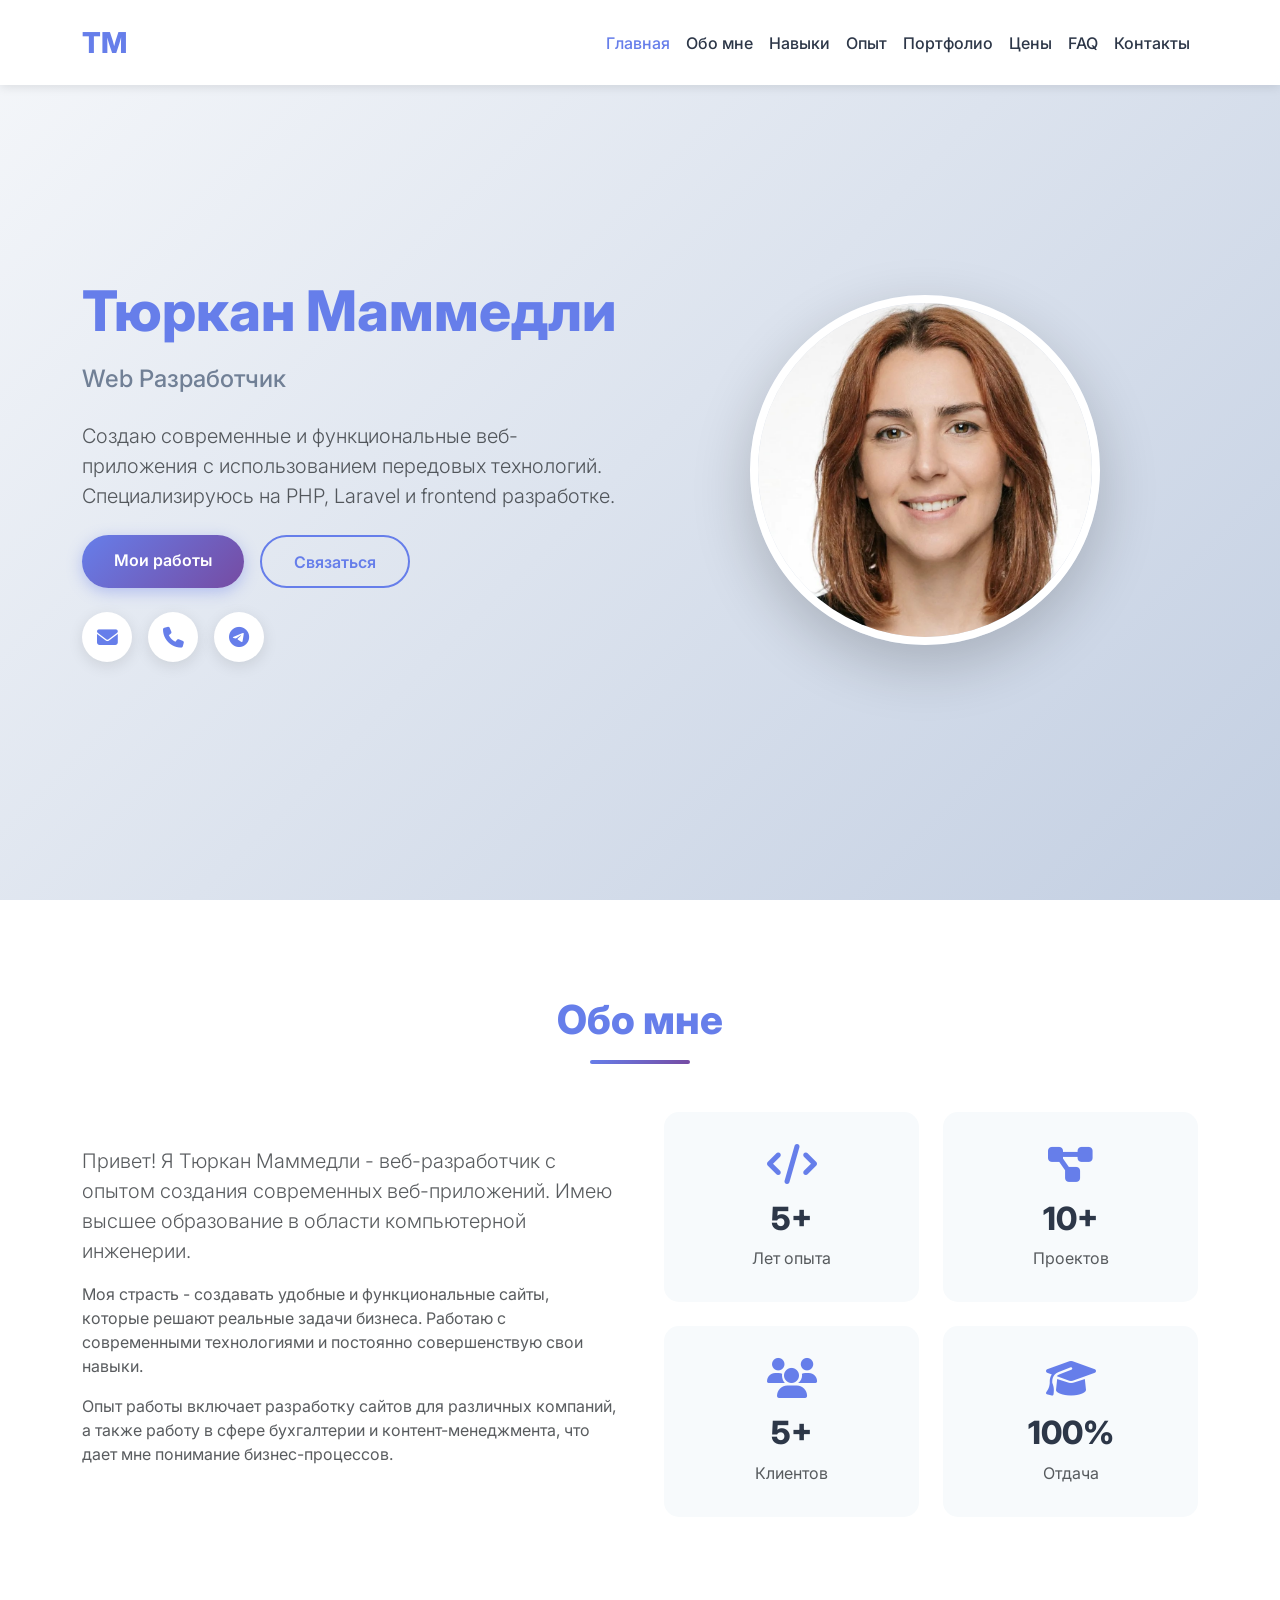
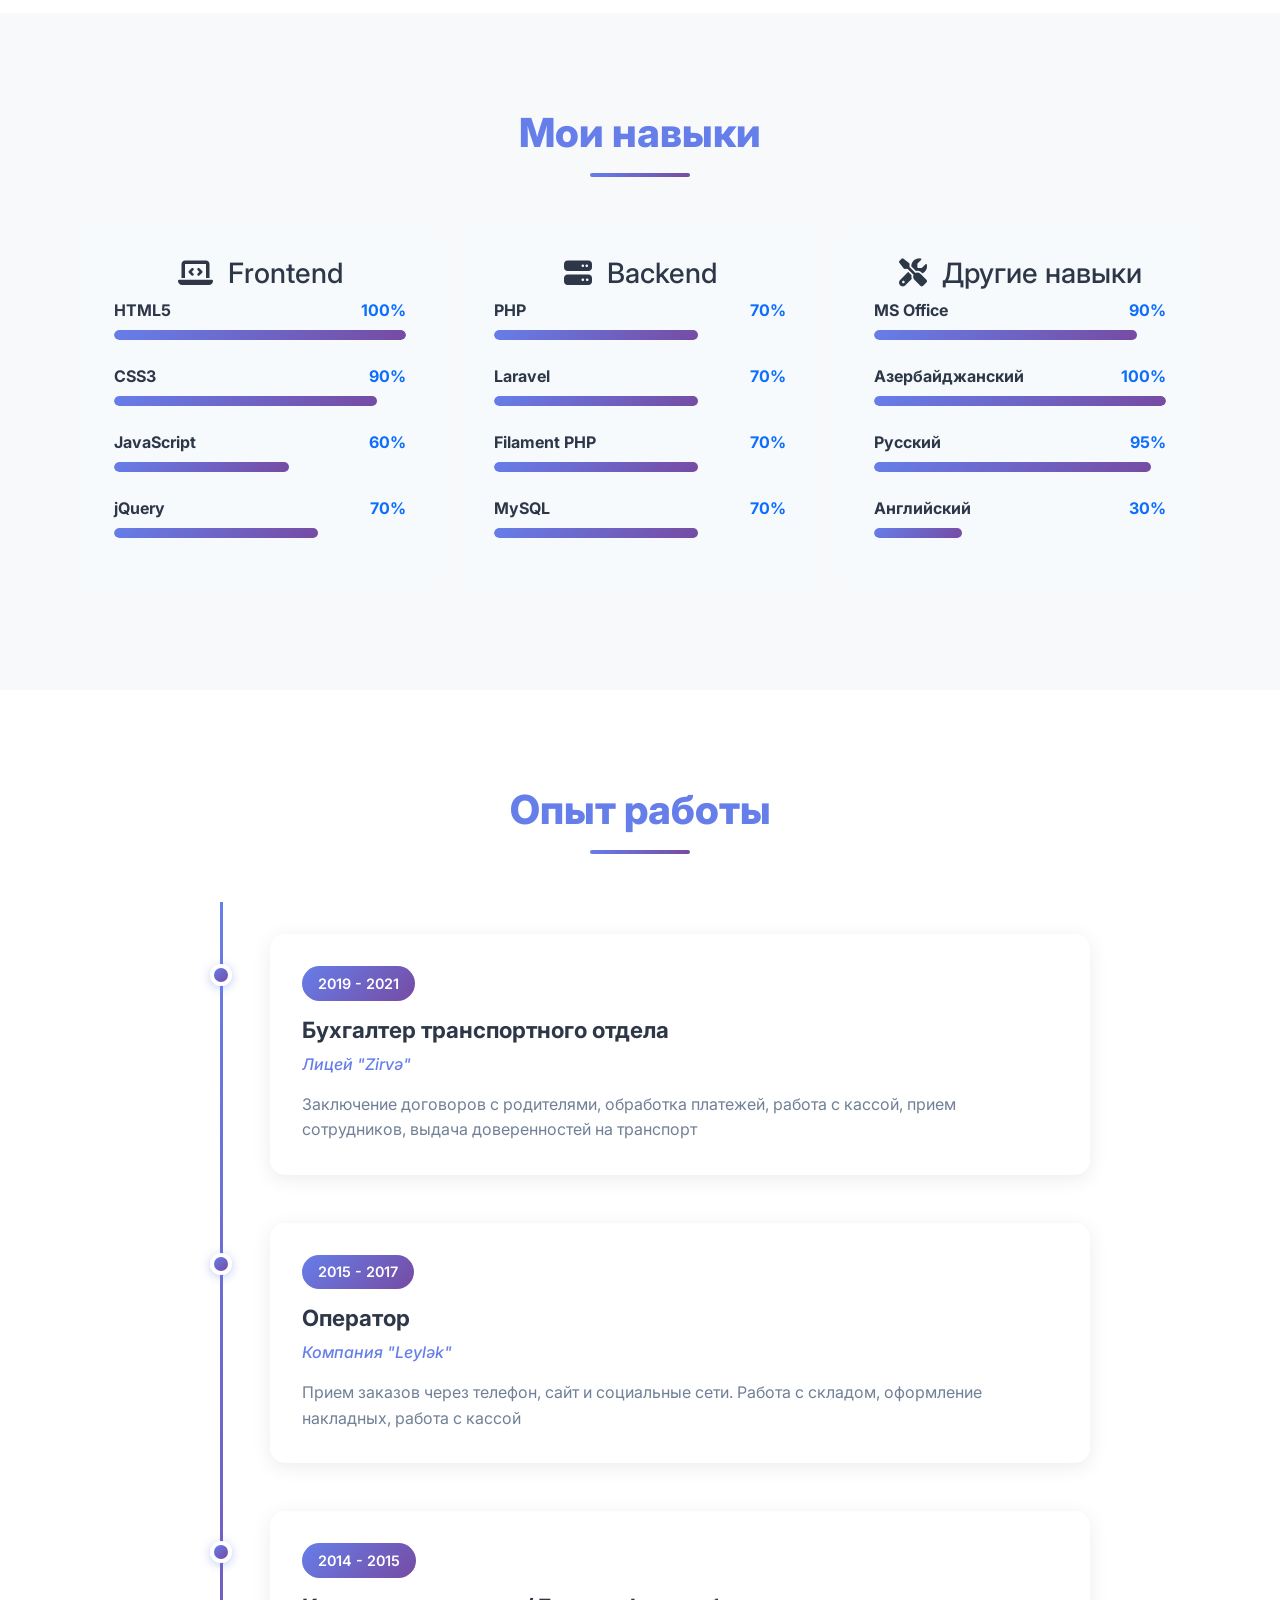
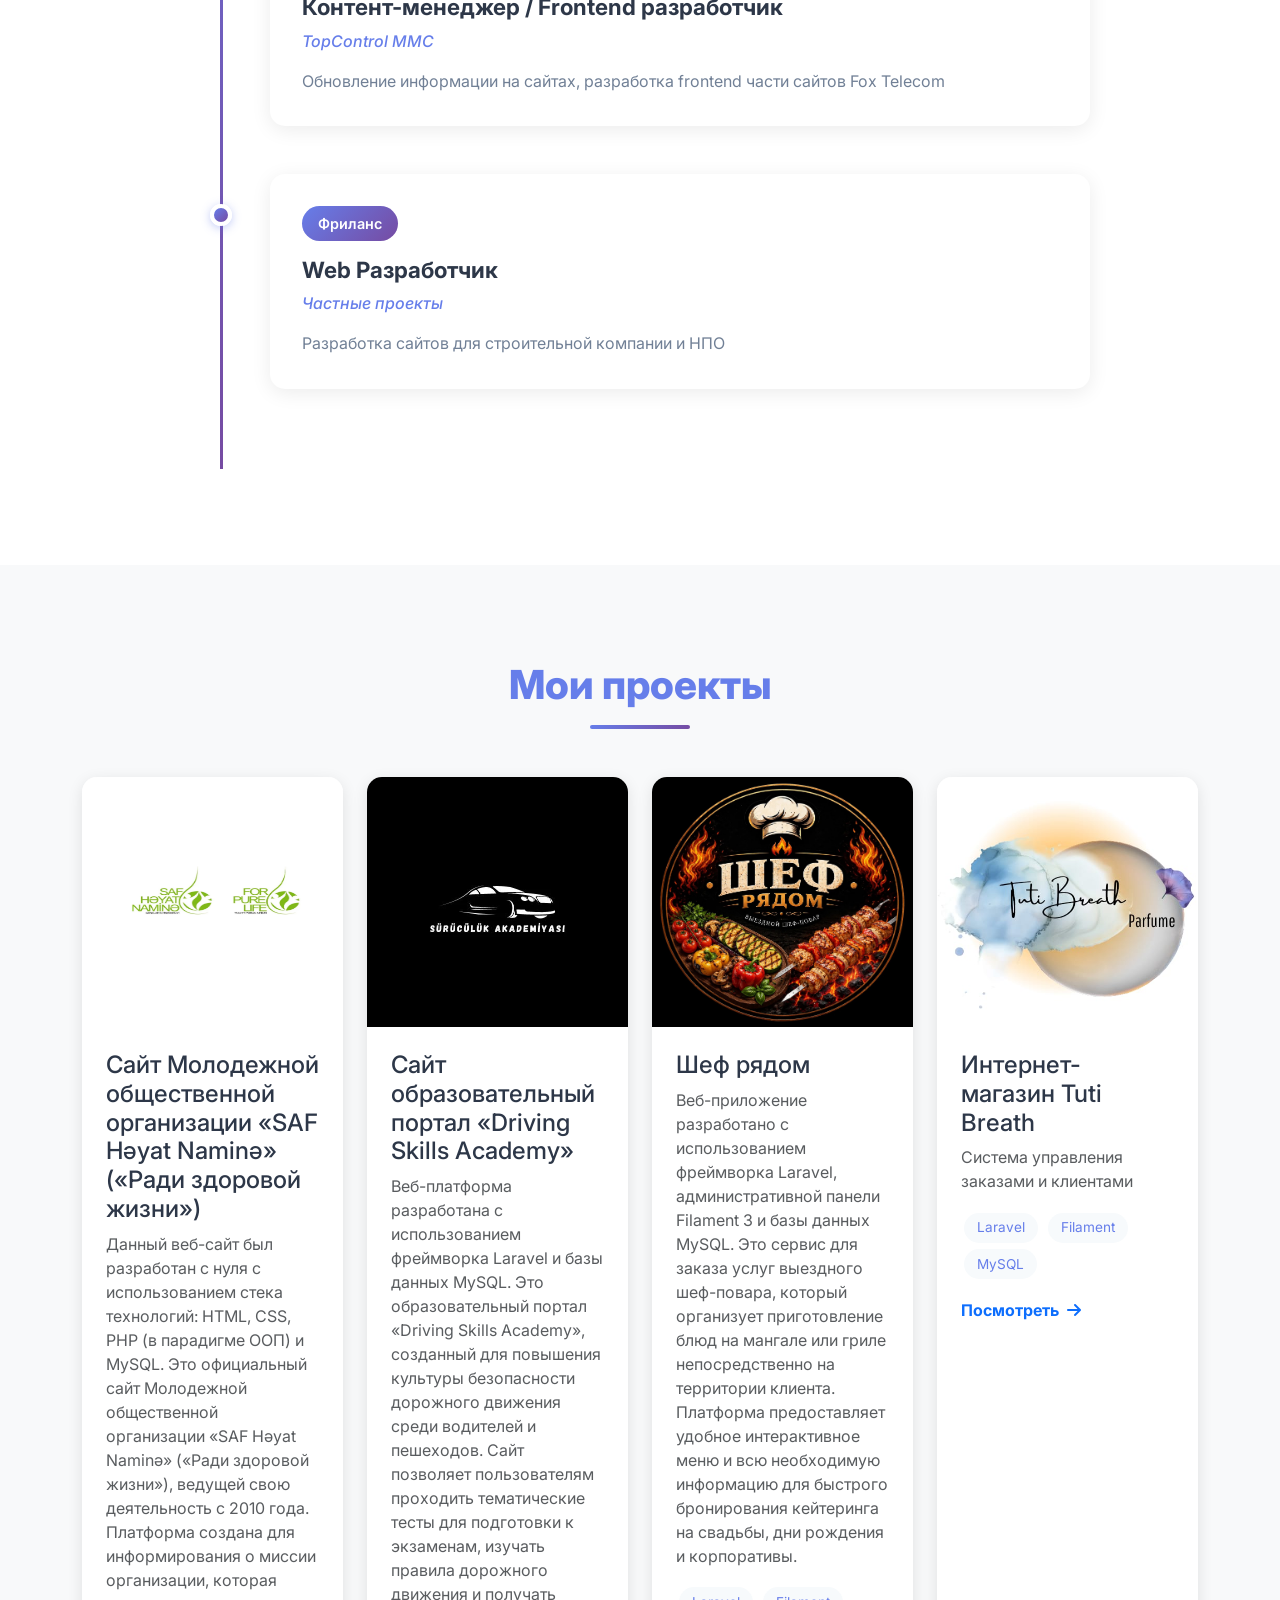
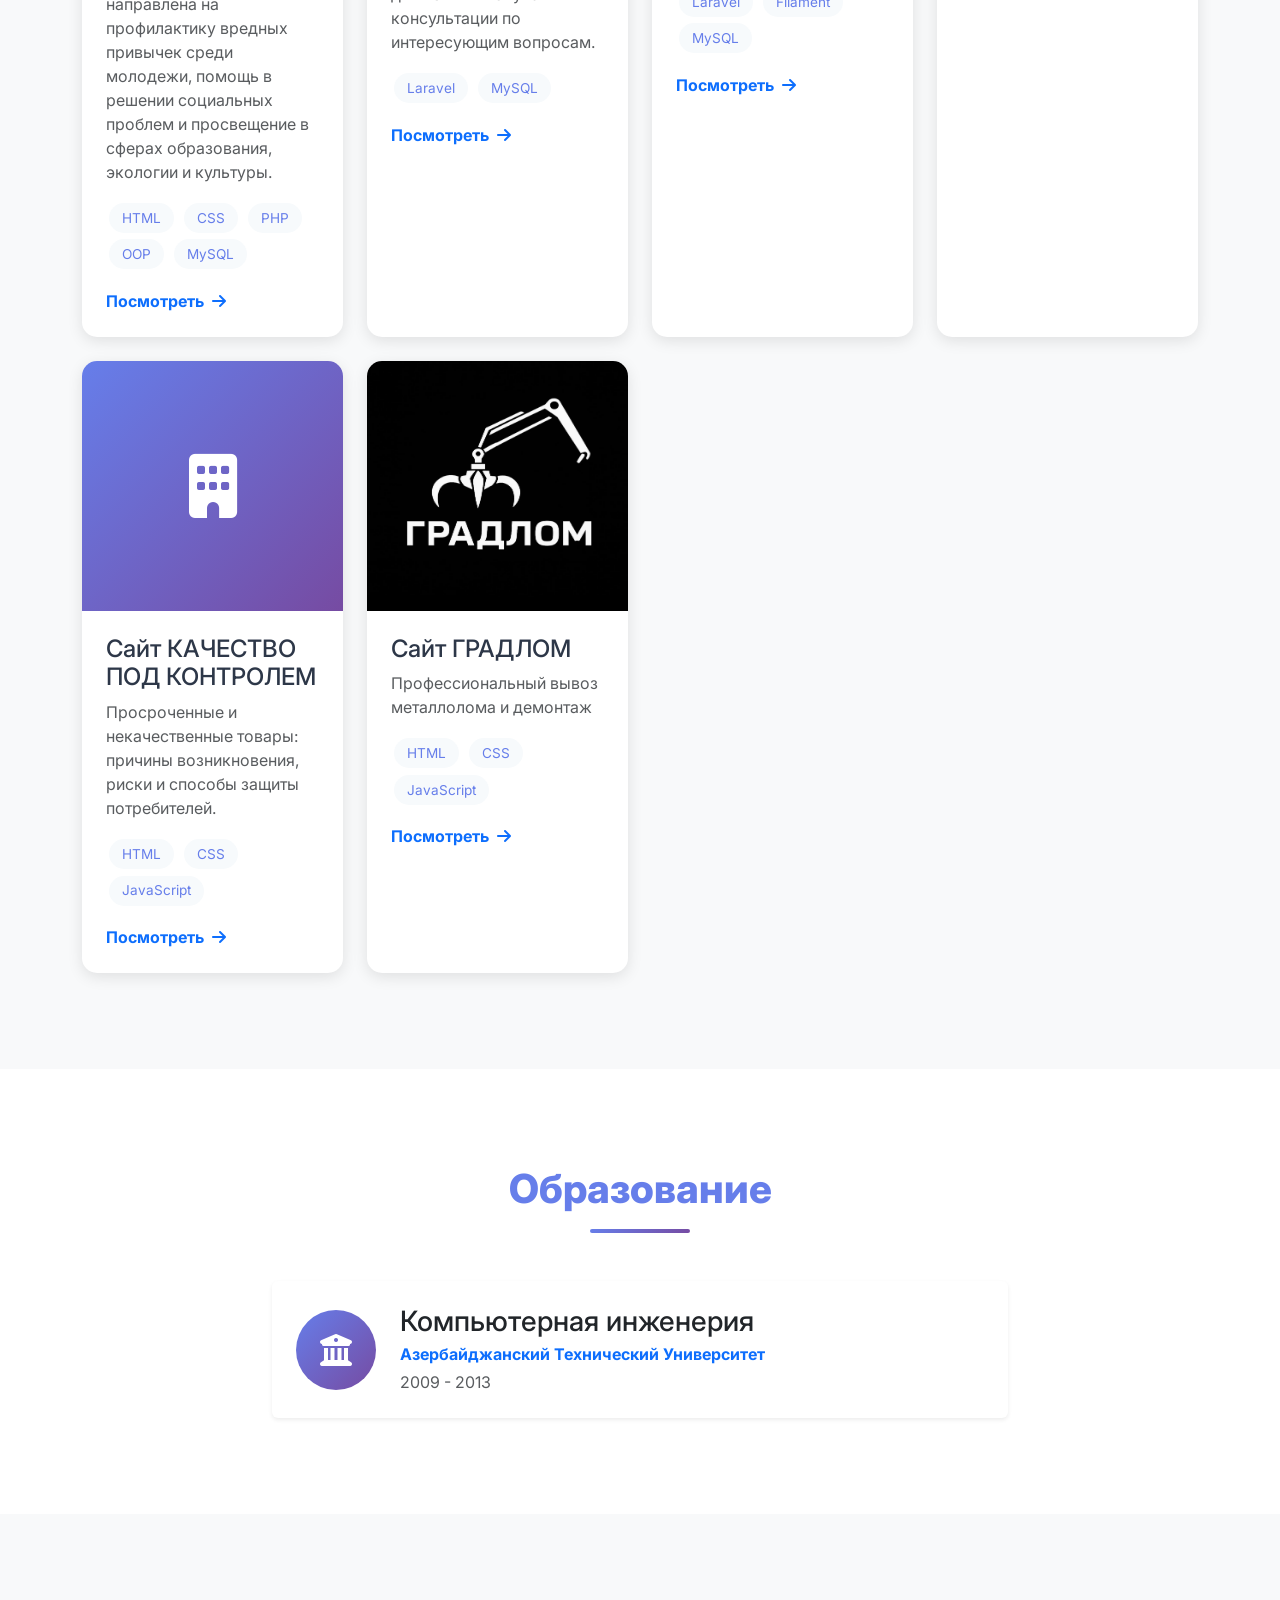
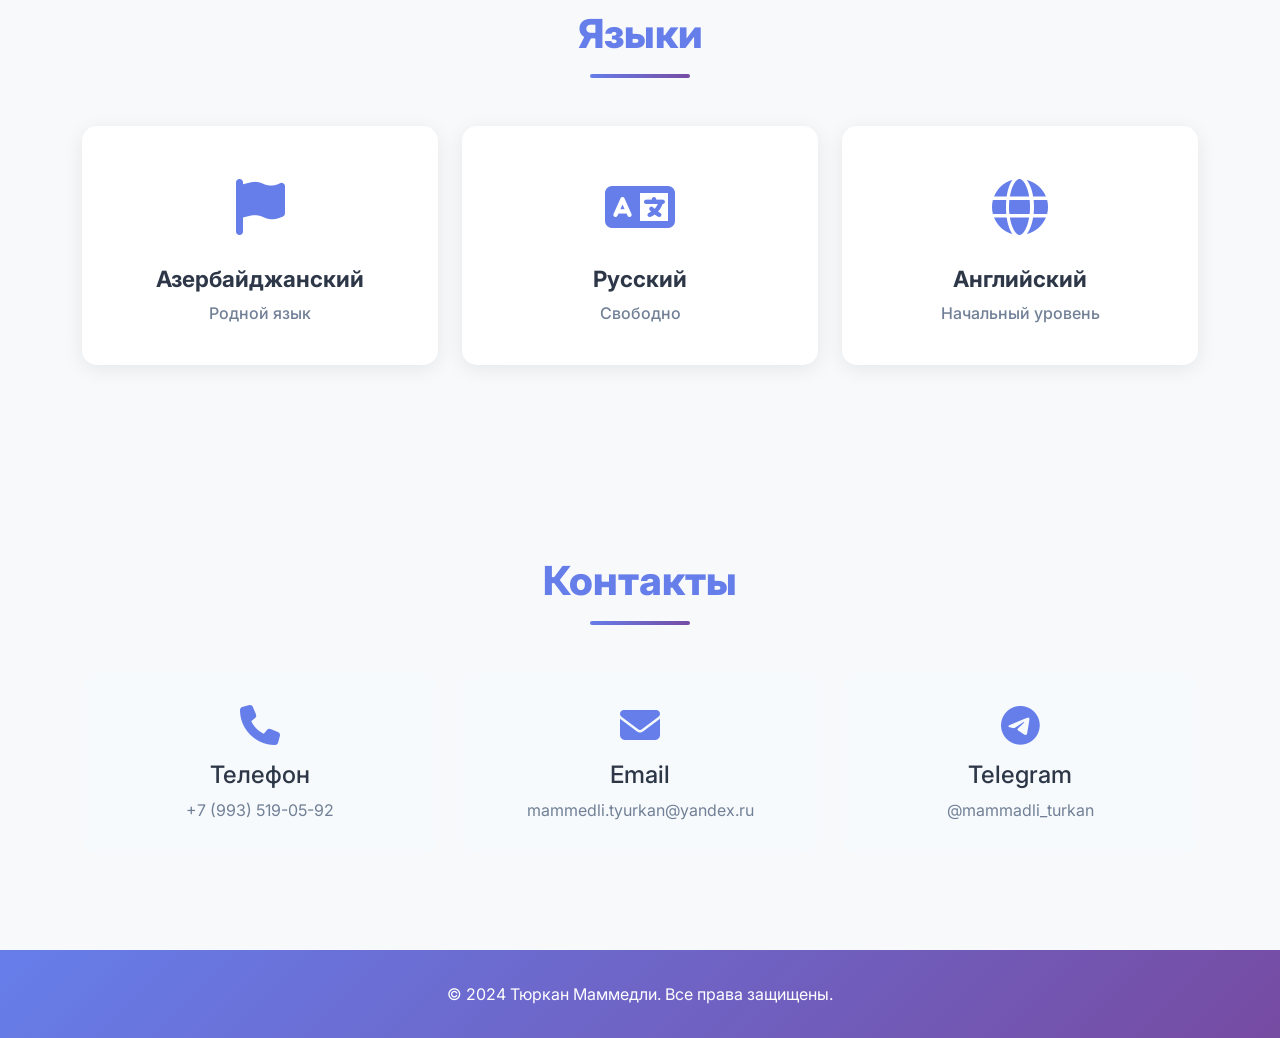
<file: index.html>
<!DOCTYPE html>
<html lang="ru">
<head>
    <meta charset="UTF-8">
    <meta name="viewport" content="width=device-width, initial-scale=1.0">
    <title>Тюркан Маммедли - Web Разработчик</title>
    <link href="https://cdn.jsdelivr.net/npm/bootstrap@5.3.2/dist/css/bootstrap.min.css" rel="stylesheet">
    <link rel="stylesheet" href="https://cdnjs.cloudflare.com/ajax/libs/font-awesome/6.4.0/css/all.min.css">
    <link href="https://fonts.googleapis.com/css2?family=Inter:wght@300;400;500;600;700;800&display=swap" rel="stylesheet">
    
    <link rel="stylesheet" href="css/style.css">
</head>
<body>

    <!-- Navbar -->
    <nav class="navbar navbar-expand-lg fixed-top">
        <div class="container">
            <a class="navbar-brand" href="#">TM</a>
            <button class="navbar-toggler" type="button" data-bs-toggle="collapse" data-bs-target="#navbarNav">
                <span class="navbar-toggler-icon"></span>
            </button>
            <div class="collapse navbar-collapse" id="navbarNav">
                <ul class="navbar-nav ms-auto">
                    <li class="nav-item"><a class="nav-link active" href="#home">Главная</a></li>
                    <li class="nav-item"><a class="nav-link" href="#about">Обо мне</a></li>
                    <li class="nav-item"><a class="nav-link" href="#skills">Навыки</a></li>
                    <li class="nav-item"><a class="nav-link" href="#experience">Опыт</a></li>
                    <li class="nav-item"><a class="nav-link" href="#portfolio">Портфолио</a></li>
                    <li class="nav-item"><a class="nav-link" href="pricing.html">Цены</a></li>
                    <li class="nav-item"><a class="nav-link" href="faq.html">FAQ</a></li>
                    <li class="nav-item"><a class="nav-link" href="#contact">Контакты</a></li>
                </ul>
            </div>
        </div>
    </nav>

    <!-- Hero Section -->
    <section class="hero d-flex align-items-center" id="home">
        <div class="container">
            <div class="row align-items-center">
                <div class="col-lg-6">
                    <h1 class="hero-name">Тюркан Маммедли</h1>
                    <p class="subtitle">Web Разработчик</p>
                    <p class="lead text-muted mb-4">Создаю современные и функциональные веб-приложения с использованием передовых технологий. Специализируюсь на PHP, Laravel и frontend разработке.</p>
                    <div class="d-flex gap-3 flex-wrap">
                        <a href="#portfolio" class="btn btn-gradient">Мои работы</a>
                        <a href="#contact" class="btn btn-outline-custom">Связаться</a>
                    </div>
                    <div class="d-flex gap-3 mt-4">
                        <a href="mailto:mammedli.tyurkan@yandex.ru" class="social-circle"><i class="fas fa-envelope"></i></a>
                        <a href="tel:+79935190592" class="social-circle"><i class="fas fa-phone"></i></a>
                        <a href="https://t.me/mammadli_turkan" target="_blank" class="social-circle"><i class="fab fa-telegram"></i></a>
                    </div>
                </div>
                <div class="col-lg-6 text-center">
                    <img src="my-photo.jpg" alt="Тюркан Маммедли" class="hero-img">
                </div>
            </div>
        </div>
    </section>

    <!-- About Section -->
    <section class="py-5" id="about">
        <div class="container py-5">
            <h2 class="section-title">Обо мне</h2>
            <div class="row align-items-center g-5">
                <div class="col-lg-6">
                    <p class="lead text-muted">Привет! Я Тюркан Маммедли - веб-разработчик с опытом создания современных веб-приложений. Имею высшее образование в области компьютерной инженерии.</p>
                    <p class="text-muted">Моя страсть - создавать удобные и функциональные сайты, которые решают реальные задачи бизнеса. Работаю с современными технологиями и постоянно совершенствую свои навыки.</p>
                    <p class="text-muted">Опыт работы включает разработку сайтов для различных компаний, а также работу в сфере бухгалтерии и контент-менеджмента, что дает мне понимание бизнес-процессов.</p>
                </div>
                <div class="col-lg-6">
                    <div class="row g-4">
                        <div class="col-6">
                            <div class="stat-card">
                                <i class="fas fa-code"></i>
                                <h3>5+</h3>
                                <p class="text-muted mb-0">Лет опыта</p>
                            </div>
                        </div>
                        <div class="col-6">
                            <div class="stat-card">
                                <i class="fas fa-project-diagram"></i>
                                <h3>10+</h3>
                                <p class="text-muted mb-0">Проектов</p>
                            </div>
                        </div>
                        <div class="col-6">
                            <div class="stat-card">
                                <i class="fas fa-users"></i>
                                <h3>5+</h3>
                                <p class="text-muted mb-0">Клиентов</p>
                            </div>
                        </div>
                        <div class="col-6">
                            <div class="stat-card">
                                <i class="fas fa-graduation-cap"></i>
                                <h3>100%</h3>
                                <p class="text-muted mb-0">Отдача</p>
                            </div>
                        </div>
                    </div>
                </div>
            </div>
        </div>
    </section>

    <!-- Skills Section -->
    <section class="py-5 bg-light" id="skills">
        <div class="container py-5">
            <h2 class="section-title">Мои навыки</h2>
            <div class="row g-4">
                <div class="col-lg-4">
                    <div class="skill-category">
                        <h3><i class="fas fa-laptop-code me-2"></i> Frontend</h3>
                        <div>
                            <div class="d-flex justify-content-between mb-2">
                                <span class="fw-bold">HTML5</span>
                                <span class="text-primary fw-bold">100%</span>
                            </div>
                            <div class="skill-bar"><div class="skill-progress" style="width: 100%"></div></div>
                        </div>
                        <div>
                            <div class="d-flex justify-content-between mb-2">
                                <span class="fw-bold">CSS3</span>
                                <span class="text-primary fw-bold">90%</span>
                            </div>
                            <div class="skill-bar"><div class="skill-progress" style="width: 90%"></div></div>
                        </div>
                        <div>
                            <div class="d-flex justify-content-between mb-2">
                                <span class="fw-bold">JavaScript</span>
                                <span class="text-primary fw-bold">60%</span>
                            </div>
                            <div class="skill-bar"><div class="skill-progress" style="width: 60%"></div></div>
                        </div>
                        <div>
                            <div class="d-flex justify-content-between mb-2">
                                <span class="fw-bold">jQuery</span>
                                <span class="text-primary fw-bold">70%</span>
                            </div>
                            <div class="skill-bar"><div class="skill-progress" style="width: 70%"></div></div>
                        </div>
                    </div>
                </div>
                <div class="col-lg-4">
                    <div class="skill-category">
                        <h3><i class="fas fa-server me-2"></i> Backend</h3>
                        <div>
                            <div class="d-flex justify-content-between mb-2">
                                <span class="fw-bold">PHP</span>
                                <span class="text-primary fw-bold">70%</span>
                            </div>
                            <div class="skill-bar"><div class="skill-progress" style="width: 70%"></div></div>
                        </div>
                        <div>
                            <div class="d-flex justify-content-between mb-2">
                                <span class="fw-bold">Laravel</span>
                                <span class="text-primary fw-bold">70%</span>
                            </div>
                            <div class="skill-bar"><div class="skill-progress" style="width: 70%"></div></div>
                        </div>
                        <div>
                            <div class="d-flex justify-content-between mb-2">
                                <span class="fw-bold">Filament PHP</span>
                                <span class="text-primary fw-bold">70%</span>
                            </div>
                            <div class="skill-bar"><div class="skill-progress" style="width: 70%"></div></div>
                        </div>
                        <div>
                            <div class="d-flex justify-content-between mb-2">
                                <span class="fw-bold">MySQL</span>
                                <span class="text-primary fw-bold">70%</span>
                            </div>
                            <div class="skill-bar"><div class="skill-progress" style="width: 70%"></div></div>
                        </div>
                    </div>
                </div>
                <div class="col-lg-4">
                    <div class="skill-category">
                        <h3><i class="fas fa-tools me-2"></i> Другие навыки</h3>
                        <div>
                            <div class="d-flex justify-content-between mb-2">
                                <span class="fw-bold">MS Office</span>
                                <span class="text-primary fw-bold">90%</span>
                            </div>
                            <div class="skill-bar"><div class="skill-progress" style="width: 90%"></div></div>
                        </div>
                        <div>
                            <div class="d-flex justify-content-between mb-2">
                                <span class="fw-bold">Азербайджанский</span>
                                <span class="text-primary fw-bold">100%</span>
                            </div>
                            <div class="skill-bar"><div class="skill-progress" style="width: 100%"></div></div>
                        </div>
                        <div>
                            <div class="d-flex justify-content-between mb-2">
                                <span class="fw-bold">Русский</span>
                                <span class="text-primary fw-bold">95%</span>
                            </div>
                            <div class="skill-bar"><div class="skill-progress" style="width: 95%"></div></div>
                        </div>
                        <div>
                            <div class="d-flex justify-content-between mb-2">
                                <span class="fw-bold">Английский</span>
                                <span class="text-primary fw-bold">30%</span>
                            </div>
                            <div class="skill-bar"><div class="skill-progress" style="width: 30%"></div></div>
                        </div>
                    </div>
                </div>
            </div>
        </div>
    </section>

    <!-- Experience Section -->
<section class="py-5" id="experience">
    <div class="container py-5">
        <h2 class="section-title">Опыт работы</h2>
        <div class="timeline-container">
            <div class="timeline-line"></div>
            
            <div class="timeline-item">
                <div class="timeline-dot"></div>
                <div class="timeline-content">
                    <span class="timeline-date">2019 - 2021</span>
                    <h4 class="timeline-title">Бухгалтер транспортного отдела</h4>
                    <p class="timeline-company">Лицей "Zirvə"</p>
                    <p class="timeline-desc">Заключение договоров с родителями, обработка платежей, работа с кассой, прием сотрудников, выдача доверенностей на транспорт</p>
                </div>
            </div>

            <div class="timeline-item">
                <div class="timeline-dot"></div>
                <div class="timeline-content">
                    <span class="timeline-date">2015 - 2017</span>
                    <h4 class="timeline-title">Оператор</h4>
                    <p class="timeline-company">Компания "Leylək"</p>
                    <p class="timeline-desc">Прием заказов через телефон, сайт и социальные сети. Работа с складом, оформление накладных, работа с кассой</p>
                </div>
            </div>

            <div class="timeline-item">
                <div class="timeline-dot"></div>
                <div class="timeline-content">
                    <span class="timeline-date">2014 - 2015</span>
                    <h4 class="timeline-title">Контент-менеджер / Frontend разработчик</h4>
                    <p class="timeline-company">TopControl MMC</p>
                    <p class="timeline-desc">Обновление информации на сайтах, разработка frontend части сайтов Fox Telecom</p>
                </div>
            </div>

            <div class="timeline-item">
                <div class="timeline-dot"></div>
                <div class="timeline-content">
                    <span class="timeline-date">Фриланс</span>
                    <h4 class="timeline-title">Web Разработчик</h4>
                    <p class="timeline-company">Частные проекты</p>
                    <p class="timeline-desc">Разработка сайтов для строительной компании и НПО</p>
                </div>
            </div>
        </div>
    </div>
</section>


    <!-- Portfolio Section -->
    <section class="py-5 bg-light" id="portfolio">
        <div class="container py-5">
            <h2 class="section-title">Мои проекты</h2>
            <div class="row g-4">
                <div class="col-md-6 col-lg-3">
                    <div class="portfolio-card">
                        <div class="portfolio-image">
                            <img src="proyekt/for_pure_life.jpg" width="100%" height="100%">
                            <!--<i class="fas fa-building"></i>-->
                        </div>
                        <div class="p-4">
                            <h4>Сайт Молодежной общественной организации «SAF Həyat Naminə» («Ради здоровой жизни»)</h4>
                            <p class="text-muted">
                                Данный веб-сайт был разработан с нуля с использованием стека технологий: HTML, CSS, PHP (в парадигме ООП) и MySQL. 
                                Это официальный сайт Молодежной общественной организации «SAF Həyat Naminə» («Ради здоровой жизни»), ведущей свою деятельность с 2010 года. 
                                Платформа создана для информирования о миссии организации, которая направлена на профилактику вредных привычек среди молодежи, помощь в решении социальных проблем и просвещение в сферах образования, экологии и культуры.
                            </p>
                            <div class="mb-3">
                                <span class="tag">HTML</span>
                                <span class="tag">CSS</span>
                                <span class="tag">PHP</span>
                                <span class="tag">OOP</span>
                                <span class="tag">MySQL</span>
                            </div>
                            <a href="https://www.forpurelife.org.az" class="text-primary text-decoration-none fw-bold" target="_blank">Посмотреть <i class="fas fa-arrow-right ms-1"></i></a>
                        </div>
                    </div>
                </div>
                <div class="col-md-6 col-lg-3">
                    <div class="portfolio-card">
                        <div class="portfolio-image" style="background: linear-gradient(135deg, #4299e1 0%, #667eea 100%)">
                            <img src="proyekt/driving_academy.jpg" width="100%" height="100%">
                            <!--<i class="fas fa-hand-holding-heart"></i>-->
                        </div>
                        <div class="p-4">
                            <h4>Сайт образовательный портал «Driving Skills Academy»</h4>
                            <p class="text-muted">
                                Веб-платформа разработана с использованием фреймворка Laravel и базы данных MySQL. 
                                Это образовательный портал «Driving Skills Academy», созданный для повышения культуры безопасности дорожного движения среди водителей и пешеходов. 
                                Сайт позволяет пользователям проходить тематические тесты для подготовки к экзаменам, изучать правила дорожного движения и получать консультации по интересующим вопросам.
                            </p>
                            <div class="mb-3">
                                <span class="tag">Laravel</span>
                                <span class="tag">MySQL</span>
                            </div>
                            <a href="https://www.drivingacademy.org.az" class="text-primary text-decoration-none fw-bold" target="_blank">Посмотреть <i class="fas fa-arrow-right ms-1"></i></a>
                        </div>
                    </div>
                </div>
                <div class="col-md-6 col-lg-3">
                    <div class="portfolio-card">
                        <div class="portfolio-image" style="background: linear-gradient(135deg, #43e97b 0%, #38f9d7 100%)">
                            <img src="proyekt/shef_ryadom.jpg" width="100%" height="100%">
                            <!--<i class="fas fa-shopping-cart"></i>-->
                        </div>
                        <div class="p-4">
                            <h4> Шеф рядом</h4>
                            <p class="text-muted">
                                Веб-приложение разработано с использованием фреймворка Laravel, административной панели Filament 3 и базы данных MySQL. 
                                Это сервис для заказа услуг выездного шеф-повара, который организует приготовление блюд на мангале или гриле непосредственно на территории клиента.
                                Платформа предоставляет удобное интерактивное меню и всю необходимую информацию для быстрого бронирования кейтеринга на свадьбы, дни рождения и корпоративы.
                            </p>
                            <div class="mb-3">
                                <span class="tag">Laravel</span>
                                <span class="tag">Filament</span>
                                <span class="tag">MySQL</span>
                            </div>
                            <a href="https://www.shef-ryadom.ru" class="text-primary text-decoration-none fw-bold" target="_blank">Посмотреть <i class="fas fa-arrow-right ms-1"></i></a>
                        </div>
                    </div>
                </div>
                <div class="col-md-6 col-lg-3">
                    <div class="portfolio-card">
                        <div class="portfolio-image" style="background: linear-gradient(135deg, #fa709a 0%, #fee140 100%)">
                            <img src="proyekt/tuti_breath.jpeg" width="100%" height="100%">
                            <!--<i class="fas fa-briefcase"></i>-->
                        </div>
                        <div class="p-4">
                            <h4>Интернет-магазин Tuti Breath</h4>
                            <p class="text-muted">Система управления заказами и клиентами</p>
                            <div class="mb-3">
                                <span class="tag">Laravel</span>
                                <span class="tag">Filament</span>
                                <span class="tag">MySQL</span>
                            </div>
                            <a href="https://tutibreath.com" class="text-primary text-decoration-none fw-bold" target="_blank">Посмотреть <i class="fas fa-arrow-right ms-1"></i></a>
                        </div>
                    </div>
                </div>

                <div class="col-md-6 col-lg-3">
                    <div class="portfolio-card">
                        <div class="portfolio-image">
                            
                            <i class="fas fa-building"></i>
                        </div>
                        <div class="p-4">
                            <h4>Сайт КАЧЕСТВО ПОД КОНТРОЛЕМ</h4>
                            <p class="text-muted">
                                Просроченные и некачественные товары: причины возникновения, риски и способы защиты потребителей.
                            </p>
                            <div class="mb-3">
                                <span class="tag">HTML</span>
                                <span class="tag">CSS</span>
                               <span class="tag">JavaScript</span>
                            </div>
                            <a href="https://devtuti.github.io/Kacestva_PodKontrolem/" class="text-primary text-decoration-none fw-bold" target="_blank">Посмотреть <i class="fas fa-arrow-right ms-1"></i></a>
                        </div>
                    </div>
                </div>

                <div class="col-md-6 col-lg-3">
                    <div class="portfolio-card">
                        <div class="portfolio-image">
                             <img src="proyekt/gradlom.jpg" width="100%" height="100%">
                            <!--<i class="fas fa-building"></i>-->
                        </div>
                        <div class="p-4">
                            <h4>Сайт ГРАДЛОМ</h4>
                            <p class="text-muted">
                                Профессиональный вывоз металлолома и демонтаж
                            </p>
                            <div class="mb-3">
                                <span class="tag">HTML</span>
                                <span class="tag">CSS</span>
                               <span class="tag">JavaScript</span>
                            </div>
                            <a href="http://www.gradlom.ru" class="text-primary text-decoration-none fw-bold" target="_blank">Посмотреть <i class="fas fa-arrow-right ms-1"></i></a>
                        </div>
                    </div>
                </div>
            </div>
        </div>
    </section>

    <!-- Education Section -->
    <section class="py-5">
        <div class="container py-5">
            <h2 class="section-title">Образование</h2>
            <div class="row justify-content-center">
                <div class="col-lg-8">
                    <div class="card border-0 shadow-sm p-4">
                        <div class="row align-items-center g-4">
                            <div class="col-auto">
                                <div class="rounded-circle d-flex align-items-center justify-content-center" style="width: 80px; height: 80px; background: linear-gradient(135deg, #667eea 0%, #764ba2 100%);">
                                    <i class="fas fa-university fa-2x text-white"></i>
                                </div>
                            </div>
                            <div class="col">
                                <h3 class="mb-1">Компьютерная инженерия</h3>
                                <p class="text-primary fw-bold mb-1">Азербайджанский Технический Университет</p>
                                <p class="text-muted mb-0">2009 - 2013</p>
                            </div>
                        </div>
                    </div>
                </div>
            </div>
        </div>
    </section>

    <!-- Languages Section -->
<section class="py-5 bg-light" id="languages">
    <div class="container py-5">
        <h2 class="section-title">Языки</h2>
        <div class="row g-4 justify-content-center">
            <div class="col-md-6 col-lg-4">
                <div class="lang-card text-center p-4">
                    <div class="lang-icon mb-3">
                        <i class="fas fa-flag"></i>
                    </div>
                    <h3 class="lang-name mb-2">Азербайджанский</h3>
                    <p class="lang-level mb-0">Родной язык</p>
                </div>
            </div>
            <div class="col-md-6 col-lg-4">
                <div class="lang-card text-center p-4">
                    <div class="lang-icon mb-3">
                        <i class="fas fa-language"></i>
                    </div>
                    <h3 class="lang-name mb-2">Русский</h3>
                    <p class="lang-level mb-0">Свободно</p>
                </div>
            </div>
            <div class="col-md-6 col-lg-4">
                <div class="lang-card text-center p-4">
                    <div class="lang-icon mb-3">
                        <i class="fas fa-globe"></i>
                    </div>
                    <h3 class="lang-name mb-2">Английский</h3>
                    <p class="lang-level mb-0">Начальный уровень</p>
                </div>
            </div>
        </div>
    </div>
</section>


    <!-- Contact Section -->
    <section class="py-5 bg-light" id="contact">
        <div class="container py-5">
            <h2 class="section-title">Контакты</h2>
            <div class="row g-4">
                <div class="col-md-4">
                    <div class="contact-card">
                        <i class="fas fa-phone"></i>
                        <h4>Телефон</h4>
                        <a href="tel:+79935190592">+7 (993) 519-05-92</a>
                    </div>
                </div>
                <div class="col-md-4">
                    <div class="contact-card">
                        <i class="fas fa-envelope"></i>
                        <h4>Email</h4>
                        <a href="mailto:mammedli.tyurkan@yandex.ru">mammedli.tyurkan@yandex.ru</a>
                    </div>
                </div>
                <div class="col-md-4">
                    <div class="contact-card">
                        <i class="fab fa-telegram-plane"></i>
                        <h4>Telegram</h4>
                        <a href="https://t.me/mammadli_turkan" target="_blank">@mammadli_turkan</a>
                    </div>
                </div>
            </div>
        </div>
    </section>

    <!-- Footer -->
    <footer>
        <p class="mb-0">&copy; 2024 Тюркан Маммедли. Все права защищены.</p>
    </footer>

    <script src="https://cdn.jsdelivr.net/npm/bootstrap@5.3.2/dist/js/bootstrap.bundle.min.js"></script>
    <script src="js/main.js"></script>
</body>
</html>
</file>
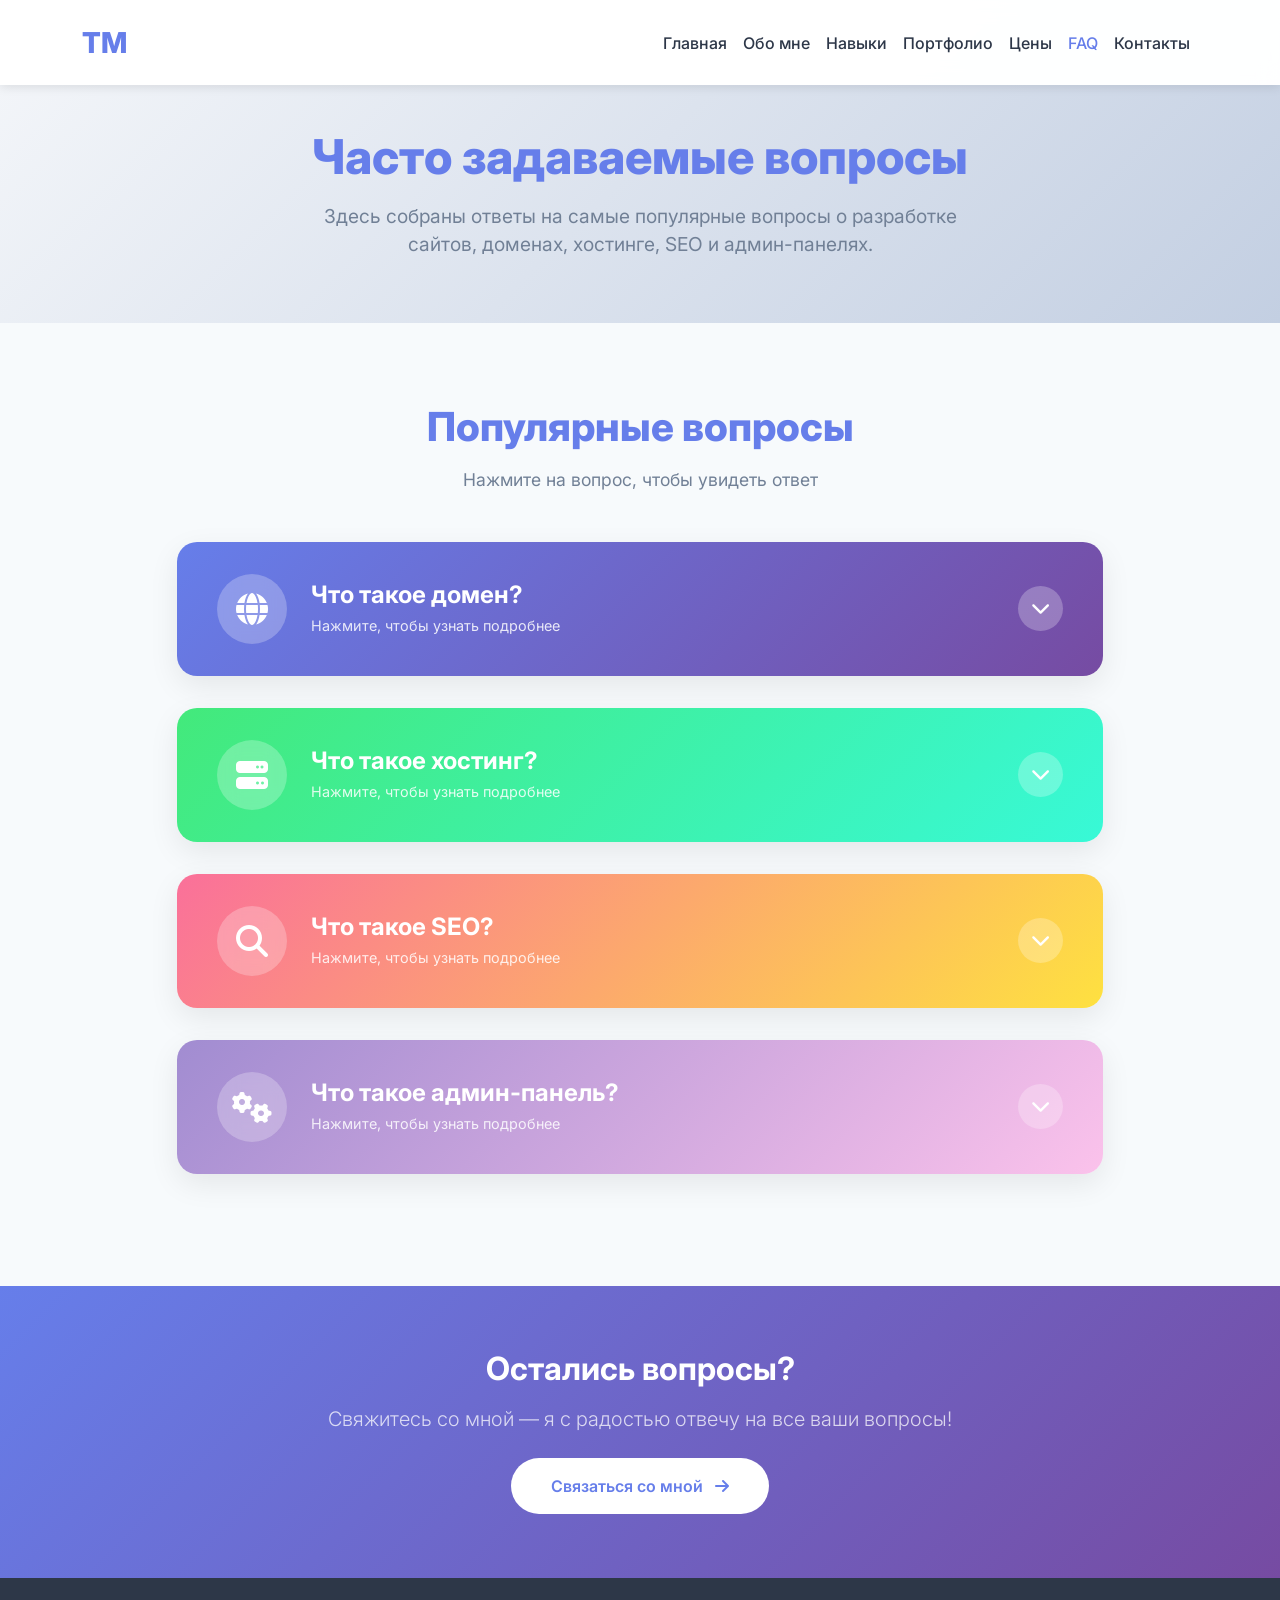
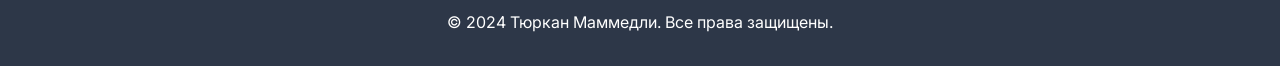
<file: faq.html>
<!DOCTYPE html>
<html lang="ru">
<head>
    <meta charset="UTF-8">
    <meta name="viewport" content="width=device-width, initial-scale=1.0">
    <title>Часто задаваемые вопросы - Тюркан Маммедли</title>
    <link href="https://cdn.jsdelivr.net/npm/bootstrap@5.3.2/dist/css/bootstrap.min.css" rel="stylesheet">
    <link rel="stylesheet" href="https://cdnjs.cloudflare.com/ajax/libs/font-awesome/6.4.0/css/all.min.css">
    <link href="https://fonts.googleapis.com/css2?family=Inter:wght@300;400;500;600;700;800&display=swap" rel="stylesheet">
    
    <style>
        :root {
            --primary-color: #667eea;
            --secondary-color: #764ba2;
            --text-dark: #2d3748;
            --text-light: #718096;
            --bg-light: #f7fafc;
        }

        body {
            font-family: 'Inter', sans-serif;
            color: var(--text-dark);
            overflow-x: hidden;
            background: var(--bg-light);
        }

        /* ===== NAVBAR ===== */
        .navbar {
            background: rgba(255, 255, 255, 0.98) !important;
            backdrop-filter: blur(10px);
            box-shadow: 0 2px 10px rgba(0,0,0,0.08);
            padding: 1rem 0;
        }

        .navbar-brand {
            font-weight: 800;
            font-size: 1.8rem;
            color: #667eea !important;
            text-decoration: none;
        }

        .nav-link {
            font-weight: 500;
            color: var(--text-dark) !important;
            transition: color 0.3s;
        }

        .nav-link:hover, .nav-link.active {
            color: var(--primary-color) !important;
        }

        /* ===== PAGE HERO ===== */
        .page-hero {
            padding: 8rem 0 4rem;
            background: linear-gradient(135deg, #f5f7fa 0%, #c3cfe2 100%);
            text-align: center;
        }

        .page-hero h1 {
            font-size: 3rem;
            font-weight: 800;
            color: #667eea;
            margin-bottom: 1rem;
        }

        .page-hero p {
            font-size: 1.2rem;
            color: var(--text-light);
            max-width: 700px;
            margin: 0 auto;
        }

        /* ===== FAQ SECTION ===== */
        .faq-section {
            padding: 5rem 0;
        }

        .section-title {
            font-size: 2.5rem;
            font-weight: 800;
            color: #667eea;
            text-align: center;
            margin-bottom: 1rem;
        }

        .section-subtitle {
            text-align: center;
            color: var(--text-light);
            margin-bottom: 3rem;
            font-size: 1.1rem;
        }

        /* ===== FAQ CARD ===== */
        .faq-card {
            border-radius: 20px;
            overflow: hidden;
            margin-bottom: 2rem;
            box-shadow: 0 10px 30px rgba(0,0,0,0.08);
            transition: all 0.4s ease;
            cursor: pointer;
            position: relative;
        }

        .faq-card:hover {
            transform: translateY(-5px);
            box-shadow: 0 15px 40px rgba(0,0,0,0.15);
        }

        .faq-card.active {
            transform: translateY(-5px);
            box-shadow: 0 20px 50px rgba(0,0,0,0.2);
        }

        /* Card 1 - Mavi */
        .faq-card.domain {
            background: linear-gradient(135deg, #667eea 0%, #764ba2 100%);
        }

        /* Card 2 - Yaşıl */
        .faq-card.hosting {
            background: linear-gradient(135deg, #43e97b 0%, #38f9d7 100%);
        }

        /* Card 3 - Narıncı/Qırmızı */
        .faq-card.seo {
            background: linear-gradient(135deg, #fa709a 0%, #fee140 100%);
        }

        /* Card 4 - Bənövşəyi */
        .faq-card.admin {
            background: linear-gradient(135deg, #a18cd1 0%, #fbc2eb 100%);
        }

        /* ===== FAQ HEADER (Sual hissəsi) ===== */
        .faq-header {
            padding: 2rem 2.5rem;
            display: flex;
            align-items: center;
            gap: 1.5rem;
            position: relative;
            z-index: 2;
        }

        .faq-icon {
            width: 70px;
            height: 70px;
            border-radius: 50%;
            background: rgba(255, 255, 255, 0.25);
            backdrop-filter: blur(10px);
            display: flex;
            align-items: center;
            justify-content: center;
            font-size: 2rem;
            color: white;
            flex-shrink: 0;
            transition: all 0.4s ease;
        }

        .faq-card.active .faq-icon {
            transform: rotate(360deg);
            background: rgba(255, 255, 255, 0.4);
        }

        .faq-question {
            flex: 1;
        }

        .faq-question h3 {
            font-size: 1.5rem;
            font-weight: 700;
            color: white;
            margin-bottom: 0.3rem;
        }

        .faq-question .faq-hint {
            font-size: 0.9rem;
            color: rgba(255, 255, 255, 0.85);
            margin: 0;
        }

        .faq-toggle {
            width: 45px;
            height: 45px;
            border-radius: 50%;
            background: rgba(255, 255, 255, 0.25);
            display: flex;
            align-items: center;
            justify-content: center;
            color: white;
            font-size: 1.2rem;
            transition: all 0.4s ease;
            flex-shrink: 0;
        }

        .faq-card.active .faq-toggle {
            transform: rotate(180deg);
            background: rgba(255, 255, 255, 0.4);
        }

        /* ===== FAQ BODY (Cavab hissəsi - Pərdə effekti) ===== */
        .faq-body {
            max-height: 0;
            overflow: hidden;
            transition: max-height 0.6s cubic-bezier(0.4, 0, 0.2, 1);
            position: relative;
        }

        .faq-card.active .faq-body {
           max-height: var(--faq-height, 1500px);
        }

        .faq-answer {
            background: white;
            padding: 2rem 2.5rem;
            position: relative;
        }

        /* Pərdə qalxan effekti - yuxarıdan gradient keçid */
        .faq-answer::before {
            content: '';
            position: absolute;
            top: 0;
            left: 0;
            right: 0;
            height: 4px;
            background: linear-gradient(90deg, transparent, rgba(255,255,255,0.8), transparent);
            animation: curtainRise 0.6s ease forwards;
        }

        @keyframes curtainRise {
            0% {
                transform: translateY(100%);
                opacity: 0;
            }
            100% {
                transform: translateY(0);
                opacity: 1;
            }
        }

        .faq-answer h4 {
            font-size: 1.1rem;
            font-weight: 700;
            color: var(--text-dark);
            margin-bottom: 1rem;
            display: flex;
            align-items: center;
            gap: 0.5rem;
        }

        .faq-answer h4 i {
            color: #667eea;
        }

        .faq-answer p {
            color: var(--text-light);
            line-height: 1.8;
            font-size: 1rem;
            margin-bottom: 1rem;
        }

        .faq-answer p:last-child {
            margin-bottom: 0;
        }

        .faq-answer .example-box {
            background: var(--bg-light);
            border-left: 4px solid #667eea;
            padding: 1rem 1.5rem;
            border-radius: 8px;
            margin-top: 1rem;
            font-size: 0.95rem;
        }

        .faq-answer .example-box strong {
            color: var(--primary-color);
        }

        /* ===== CTA SECTION ===== */
        .cta-section {
            padding: 4rem 0;
            background: linear-gradient(135deg, #667eea 0%, #764ba2 100%);
            color: white;
            text-align: center;
        }

        .cta-section h2 {
            font-size: 2rem;
            font-weight: 700;
            margin-bottom: 1rem;
        }

        .btn-white {
            background: white;
            color: #667eea !important;
            padding: 1rem 2.5rem;
            border-radius: 50px;
            font-weight: 600;
            text-decoration: none;
            display: inline-block;
            transition: all 0.3s;
            border: none;
        }

        .btn-white:hover {
            transform: translateY(-3px);
            box-shadow: 0 10px 30px rgba(0,0,0,0.2);
            color: #667eea !important;
        }

        /* ===== FOOTER ===== */
        footer {
            background: var(--text-dark);
            color: white;
            text-align: center;
            padding: 2rem 0;
        }

        /* ===== RESPONSIVE ===== */
        /* ===== MOBİL OPTİMİZASİYA ===== */
@media (max-width: 768px) {
    .page-hero h1 { 
        font-size: 2rem; 
    }
    
    .section-title { 
        font-size: 1.8rem; 
    }
    
    .faq-header {
        padding: 1.2rem;
        gap: 0.8rem;
        flex-wrap: nowrap;
    }
    
    .faq-icon {
        width: 50px;
        height: 50px;
        font-size: 1.3rem;
        flex-shrink: 0;
    }
    
    .faq-question h3 {
        font-size: 1rem;
        line-height: 1.3;
    }
    
    .faq-question .faq-hint {
        font-size: 0.8rem;
    }
    
    .faq-toggle {
        width: 35px;
        height: 35px;
        font-size: 0.9rem;
        flex-shrink: 0;
    }
    
    .faq-answer {
        padding: 1.2rem;
    }
    
    .faq-answer h4 {
        font-size: 1rem;
    }
    
    .faq-answer p {
        font-size: 0.95rem;
        line-height: 1.6;
    }
    
    .faq-answer .example-box {
        padding: 0.8rem 1rem;
        font-size: 0.9rem;
    }
    
    .faq-answer .example-box br {
        display: block;
        margin-bottom: 0.3rem;
    }
}

@media (max-width: 480px) {
    .faq-header {
        padding: 1rem;
        gap: 0.7rem;
    }
    
    .faq-icon {
        width: 45px;
        height: 45px;
        font-size: 1.1rem;
    }
    
    .faq-question h3 {
        font-size: 0.95rem;
    }
    
    .faq-toggle {
        width: 32px;
        height: 32px;
    }
    
    .faq-answer {
        padding: 1rem;
    }
    
    .faq-answer p {
        font-size: 0.9rem;
    }
    
    .faq-answer code {
        font-size: 0.85rem;
        word-break: break-all;
    }
}
    </style>
</head>
<body>

    <!-- Navbar -->
    <nav class="navbar navbar-expand-lg fixed-top">
        <div class="container">
            <a class="navbar-brand" href="index.html">TM</a>
            <button class="navbar-toggler" type="button" data-bs-toggle="collapse" data-bs-target="#navbarNav">
                <span class="navbar-toggler-icon"></span>
            </button>
            <div class="collapse navbar-collapse" id="navbarNav">
                <ul class="navbar-nav ms-auto">
                    <li class="nav-item"><a class="nav-link" href="index.html">Главная</a></li>
                    <li class="nav-item"><a class="nav-link" href="index.html#about">Обо мне</a></li>
                    <li class="nav-item"><a class="nav-link" href="index.html#skills">Навыки</a></li>
                    <li class="nav-item"><a class="nav-link" href="index.html#portfolio">Портфолио</a></li>
                    <li class="nav-item"><a class="nav-link" href="pricing.html">Цены</a></li>
                    <li class="nav-item"><a class="nav-link active" href="faq.html">FAQ</a></li>
                    <li class="nav-item"><a class="nav-link" href="index.html#contact">Контакты</a></li>
                </ul>
            </div>
        </div>
    </nav>

    <!-- Page Hero -->
    <section class="page-hero">
        <div class="container">
            <h1>Часто задаваемые вопросы</h1>
            <p>Здесь собраны ответы на самые популярные вопросы о разработке сайтов, доменах, хостинге, SEO и админ-панелях.</p>
        </div>
    </section>

    <!-- FAQ Section -->
    <section class="faq-section">
        <div class="container">
            <h2 class="section-title">Популярные вопросы</h2>
            <p class="section-subtitle">Нажмите на вопрос, чтобы увидеть ответ</p>

            <div class="row justify-content-center">
                <div class="col-lg-10">

                    <!-- FAQ 1: Домен -->
                    <div class="faq-card domain" onclick="toggleFaq(this)">
                        <div class="faq-header">
                            <div class="faq-icon">
                                <i class="fas fa-globe"></i>
                            </div>
                            <div class="faq-question">
                                <h3>Что такое домен?</h3>
                                <p class="faq-hint">Нажмите, чтобы узнать подробнее</p>
                            </div>
                            <div class="faq-toggle">
                                <i class="fas fa-chevron-down"></i>
                            </div>
                        </div>
                        <div class="faq-body">
                            <div class="faq-answer">
                                <h4><i class="fas fa-lightbulb"></i> Простое объяснение</h4>
                                <p>
                                    <strong>Домен</strong> — это адрес вашего сайта в интернете, по которому его находят пользователи. 
                                    Если представить интернет как огромный город, то домен — это адрес вашего дома на этом сайте.
                                </p>
                                <p>
                                    Без домена пользователям пришлось бы запоминать длинные числа (IP-адреса), например 
                                    <code>192.168.1.1</code>. Домен делает адрес простым и запоминающимся.
                                </p>
                                <div class="example-box">
                                    <strong>Примеры доменов:</strong><br>
                                    • <code>google.com</code> — домен компании Google<br>
                                    • <code>yandex.ru</code> — домен компании Яндекс<br>
                                    • <code>myshop.az</code> — домен интернет-магазина
                                </div>
                                <p style="margin-top: 1rem;">
                                    Домены бывают разные: <strong>.com</strong> (международный), <strong>.ru</strong> (Россия), 
                                    <strong>.az</strong> (Азербайджан), <strong>.org</strong> (организации) и многие другие.
                                </p>
                            </div>
                        </div>
                    </div>

                    <!-- FAQ 2: Хостинг -->
                    <div class="faq-card hosting" onclick="toggleFaq(this)">
                        <div class="faq-header">
                            <div class="faq-icon">
                                <i class="fas fa-server"></i>
                            </div>
                            <div class="faq-question">
                                <h3>Что такое хостинг?</h3>
                                <p class="faq-hint">Нажмите, чтобы узнать подробнее</p>
                            </div>
                            <div class="faq-toggle">
                                <i class="fas fa-chevron-down"></i>
                            </div>
                        </div>
                        <div class="faq-body">
                            <div class="faq-answer">
                                <h4><i class="fas fa-lightbulb"></i> Простое объяснение</h4>
                                <p>
                                    <strong>Хостинг</strong> — это место в интернете, где хранятся все файлы вашего сайта: 
                                    тексты, картинки, видео, код. Это как аренда квартиры для вашего сайта.
                                </p>
                                <p>
                                    Когда кто-то вводит адрес вашего сайта в браузере, сервер (компьютер хостинг-провайдера) 
                                    отправляет файлы сайта в браузер пользователя, и он видит ваш сайт.
                                </p>
                                <div class="example-box">
                                    <strong>Аналогия:</strong><br>
                                    • <strong>Домен</strong> = адрес вашего дома (ул. Пушкина, 10)<br>
                                    • <strong>Хостинг</strong> = сам дом, где вы живёте<br>
                                    • <strong>Сайт</strong> = мебель и вещи внутри дома
                                </div>
                                <p style="margin-top: 1rem;">
                                    Хостинг бывает разный: <strong>виртуальный</strong> (дешевле, для небольших сайтов), 
                                    <strong>VPS</strong> (мощнее, для средних проектов) и <strong>выделенный сервер</strong> 
                                    (максимальная мощность для крупных сайтов).
                                </p>
                            </div>
                        </div>
                    </div>

                    <!-- FAQ 3: SEO -->
                    <div class="faq-card seo" onclick="toggleFaq(this)">
                        <div class="faq-header">
                            <div class="faq-icon">
                                <i class="fas fa-search"></i>
                            </div>
                            <div class="faq-question">
                                <h3>Что такое SEO?</h3>
                                <p class="faq-hint">Нажмите, чтобы узнать подробнее</p>
                            </div>
                            <div class="faq-toggle">
                                <i class="fas fa-chevron-down"></i>
                            </div>
                        </div>
                        <div class="faq-body">
                            <div class="faq-answer">
                                <h4><i class="fas fa-lightbulb"></i> Простое объяснение</h4>
                                <p>
                                    <strong>SEO</strong> (Search Engine Optimization) — это оптимизация сайта для поисковых 
                                    систем (Google, Яндекс). Цель SEO — сделать так, чтобы ваш сайт появлялся на первых 
                                    страницах поиска, когда люди ищут товары или услуги, которые вы предлагаете.
                                </p>
                                <p>
                                    Например, если у вас магазин цветов в Баку, SEO поможет вашему сайту появиться в топе, 
                                    когда кто-то ищет «купить цветы Баку».
                                </p>
                                <div class="example-box">
                                    <strong>Что включает SEO:</strong><br>
                                    • <strong>Техническая оптимизация</strong> — скорость сайта, мобильная версия<br>
                                    • <strong>Контент</strong> — качественные тексты с ключевыми словами<br>
                                    • <strong>Ссылки</strong> — другие сайты ссылаются на ваш<br>
                                    • <strong>Мета-теги</strong> — заголовки и описания для поисковиков
                                </div>
                                <p style="margin-top: 1rem;">
                                    SEO — это не разовая работа, а постоянный процесс. Результаты обычно видны через 
                                    <strong>3-6 месяцев</strong> регулярной работы.
                                </p>
                            </div>
                        </div>
                    </div>

                    <!-- FAQ 4: Админ-панель -->
                    <div class="faq-card admin" onclick="toggleFaq(this)">
                        <div class="faq-header">
                            <div class="faq-icon">
                                <i class="fas fa-cogs"></i>
                            </div>
                            <div class="faq-question">
                                <h3>Что такое админ-панель?</h3>
                                <p class="faq-hint">Нажмите, чтобы узнать подробнее</p>
                            </div>
                            <div class="faq-toggle">
                                <i class="fas fa-chevron-down"></i>
                            </div>
                        </div>
                        <div class="faq-body">
                            <div class="faq-answer">
                                <h4><i class="fas fa-lightbulb"></i> Простое объяснение</h4>
                                <p>
                                    <strong>Админ-панель</strong> — это специальная страница сайта, доступная только владельцу, 
                                    где можно управлять всем содержимым сайта без знания программирования.
                                </p>
                                <p>
                                    Представьте, что сайт — это магазин. Админ-панель — это комната за прилавком, где вы 
                                    можете менять товары, цены, добавлять новые позиции, смотреть заказы и статистику.
                                </p>
                                <div class="example-box">
                                    <strong>Что можно делать в админ-панели:</strong><br>
                                    • ✏️ Редактировать тексты и статьи<br>
                                    • 🖼️ Добавлять и менять фотографии<br>
                                    • 📦 Управлять товарами и ценами<br>
                                    •  Смотреть статистику посещений<br>
                                    • 📧 Просматривать заявки от клиентов<br>
                                    • ⚙️ Менять настройки сайта
                                </div>
                                <p style="margin-top: 1rem;">
                                    Современные админ-панели (например, на базе <strong>Laravel Filament</strong>) 
                                    очень удобные и интуитивно понятные — разобраться может любой человек без 
                                    технических знаний.
                                </p>
                            </div>
                        </div>
                    </div>

                </div>
            </div>
        </div>
    </section>

    <!-- CTA Section -->
    <section class="cta-section">
        <div class="container">
            <h2>Остались вопросы?</h2>
            <p class="lead mb-4 opacity-75">Свяжитесь со мной — я с радостью отвечу на все ваши вопросы!</p>
            <a href="index.html#contact" class="btn-white">Связаться со мной <i class="fas fa-arrow-right ms-2"></i></a>
        </div>
    </section>

    <!-- Footer -->
    <footer>
        <p class="mb-0">&copy; 2024 Тюркан Маммедли. Все права защищены.</p>
    </footer>

    <script src="https://cdn.jsdelivr.net/npm/bootstrap@5.3.2/dist/js/bootstrap.bundle.min.js"></script>
    <script>
       // FAQ Toggle функция - pərdə effekti (dinamik hündürlük)
function toggleFaq(card) {
    // Əgər bu kart artıq aktivdirsə - bağla
    if (card.classList.contains('active')) {
        card.classList.remove('active');
        card.style.setProperty('--faq-height', '0px');
        return;
    }

    // Digər kartları bağla
    document.querySelectorAll('.faq-card').forEach(c => {
        c.classList.remove('active');
        c.style.setProperty('--faq-height', '0px');
    });

    // Aktiv et
    card.classList.add('active');

    // Cavab hissəsinin real hündürlüyünü hesabla
    const faqBody = card.querySelector('.faq-body');
    const faqAnswer = card.querySelector('.faq-answer');
    
    // Real hündürlüyü al (padding daxil)
    const realHeight = faqAnswer.offsetHeight;
    
    // CSS variable olaraq təyin et
    card.style.setProperty('--faq-height', realHeight + 'px');

    // Kartı görünən yerə scroll et
    setTimeout(() => {
        const rect = card.getBoundingClientRect();
        const offset = rect.top + window.scrollY - 100;
        window.scrollTo({
            top: offset,
            behavior: 'smooth'
        });
    }, 100);
}

// Pəncərə ölçüsü dəyişəndə açıq kartı yenilə
window.addEventListener('resize', () => {
    const activeCard = document.querySelector('.faq-card.active');
    if (activeCard) {
        const faqAnswer = activeCard.querySelector('.faq-answer');
        const realHeight = faqAnswer.offsetHeight;
        activeCard.style.setProperty('--faq-height', realHeight + 'px');
    }
});

// Navbar scroll effect
window.addEventListener('scroll', () => {
    const nav = document.querySelector('.navbar');
    if (window.scrollY > 100) {
        nav.style.boxShadow = '0 2px 20px rgba(0,0,0,0.15)';
    } else {
        nav.style.boxShadow = '0 2px 10px rgba(0,0,0,0.1)';
    }
});
    </script>
</body>
</html>
</file>
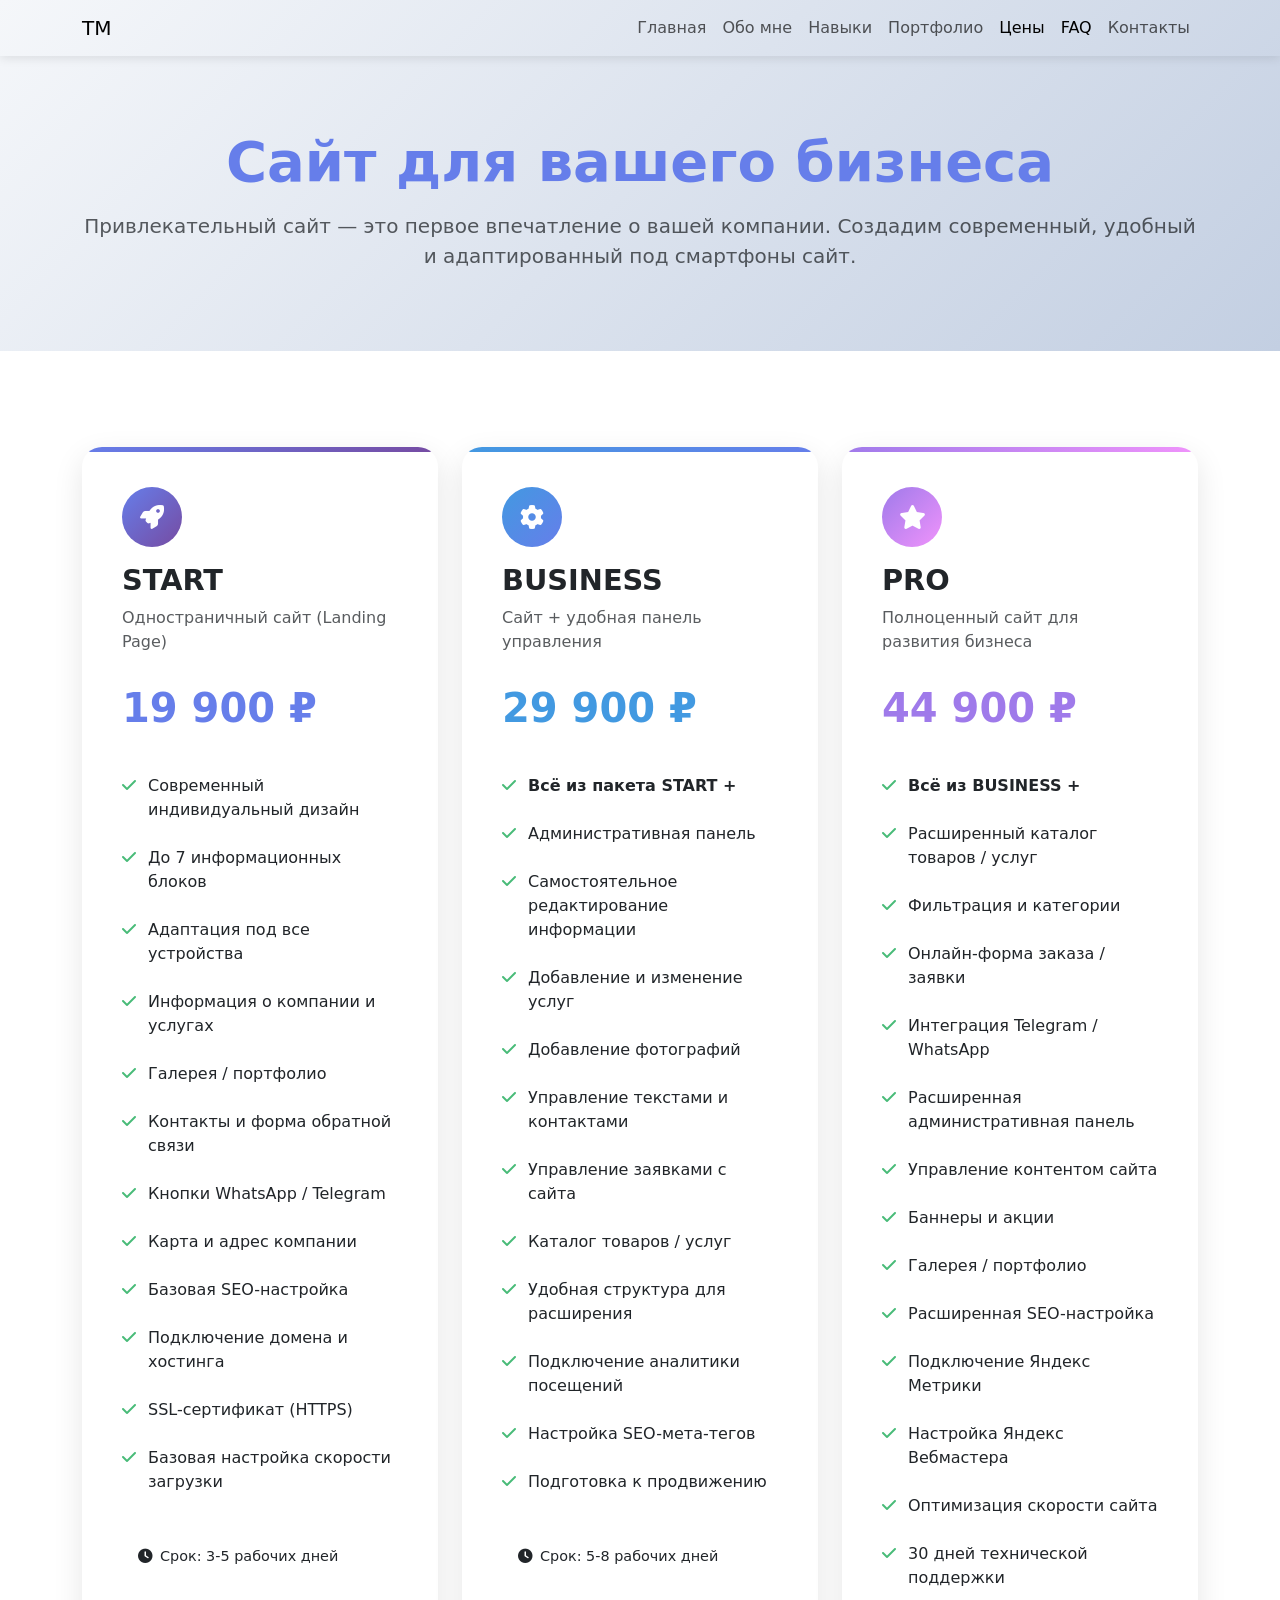
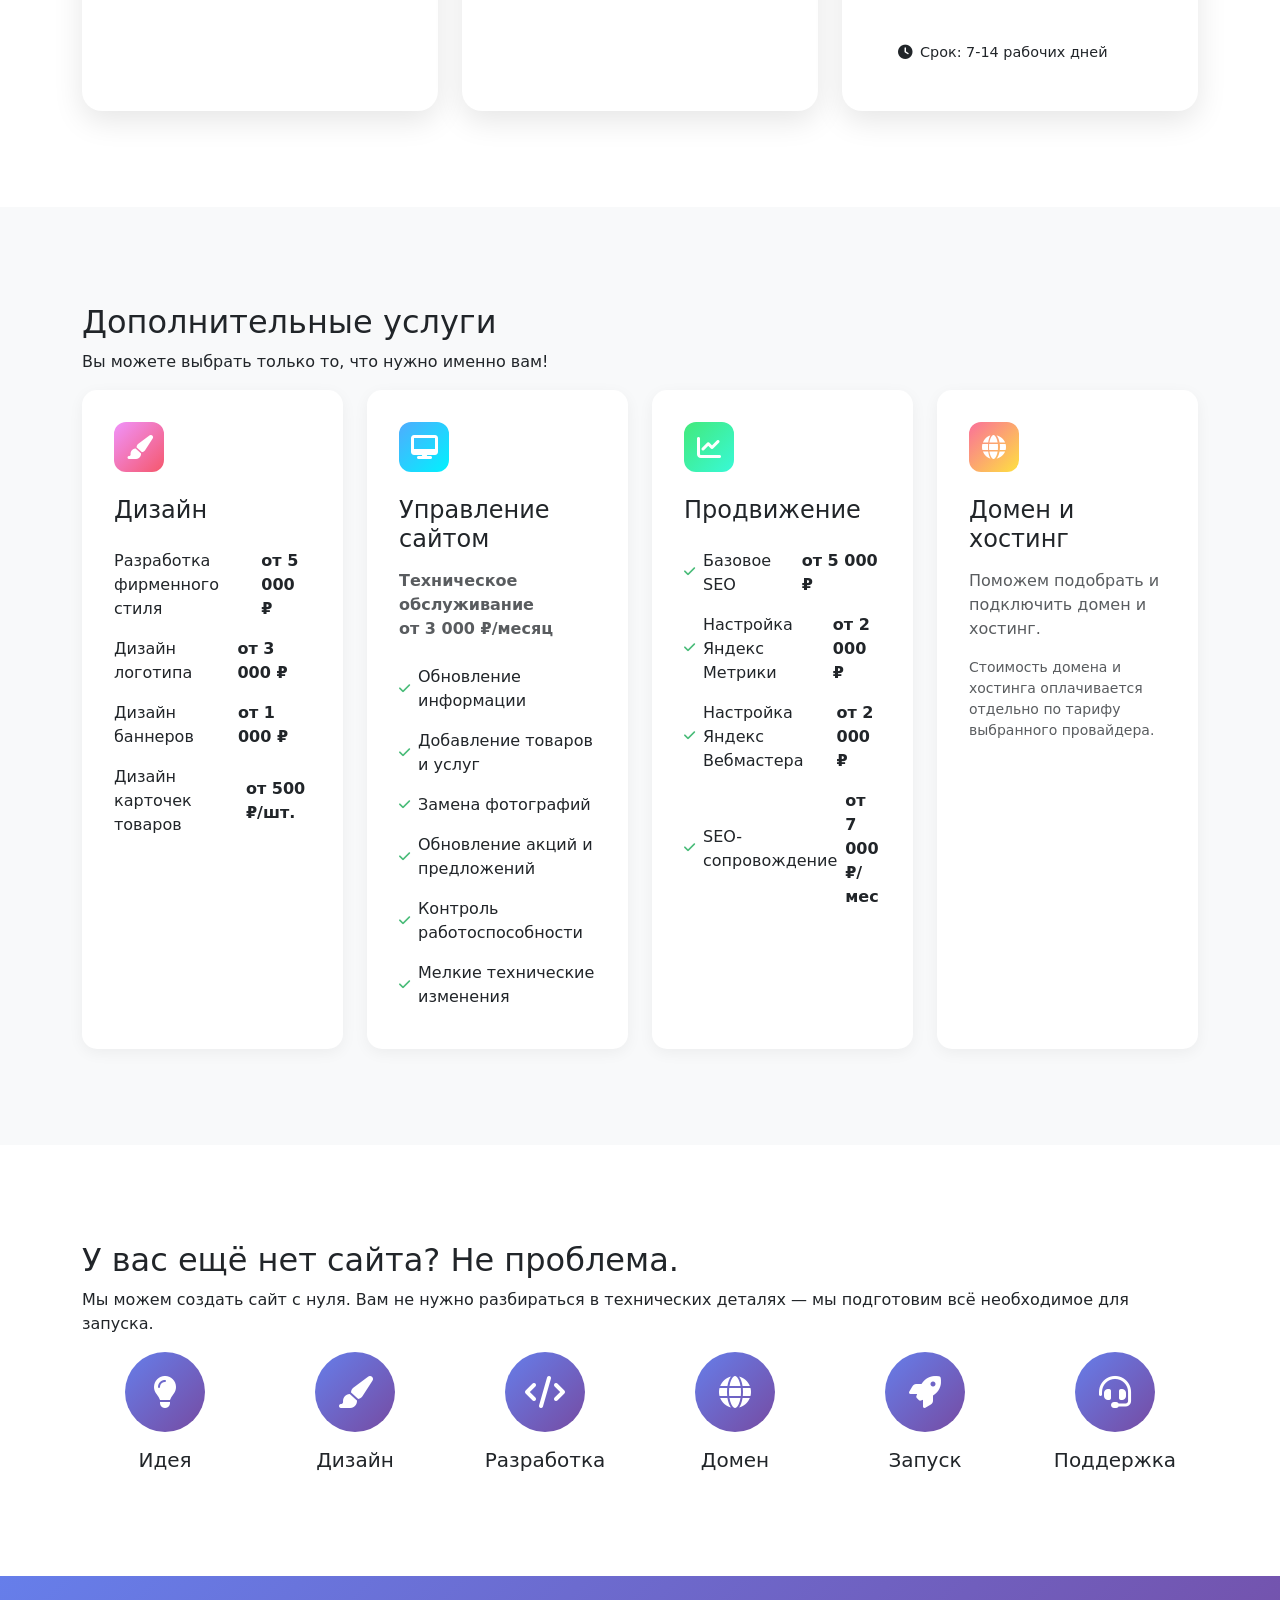
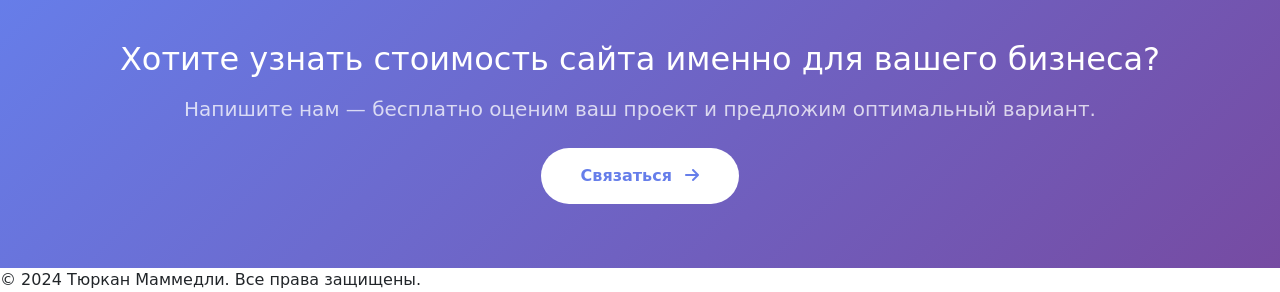
<file: pricing.html>
<!DOCTYPE html>
<html lang="ru">
<head>
    <meta charset="UTF-8">
    <meta name="viewport" content="width=device-width, initial-scale=1.0">
    <title>Цены - Тюркан Маммедли</title>
    <link href="https://cdn.jsdelivr.net/npm/bootstrap@5.3.2/dist/css/bootstrap.min.css" rel="stylesheet">
    <link rel="stylesheet" href="https://cdnjs.cloudflare.com/ajax/libs/font-awesome/6.4.0/css/all.min.css">
    <link href="https://fonts.googleapis.com/css2?family=Inter:wght@300;400;500;600;700;800&display=swap" rel="stylesheet">
    
    <link rel="stylesheet" href="css/pricing.css">
</head>
<body>

    <!-- Navbar -->
    <nav class="navbar navbar-expand-lg fixed-top">
        <div class="container">
            <a class="navbar-brand" href="index.html">TM</a>
            <button class="navbar-toggler" type="button" data-bs-toggle="collapse" data-bs-target="#navbarNav">
                <span class="navbar-toggler-icon"></span>
            </button>
            <div class="collapse navbar-collapse" id="navbarNav">
                <ul class="navbar-nav ms-auto">
                    <li class="nav-item"><a class="nav-link" href="index.html">Главная</a></li>
                    <li class="nav-item"><a class="nav-link" href="index.html#about">Обо мне</a></li>
                    <li class="nav-item"><a class="nav-link" href="index.html#skills">Навыки</a></li>
                    <li class="nav-item"><a class="nav-link" href="index.html#portfolio">Портфолио</a></li>
                    <li class="nav-item"><a class="nav-link active" href="pricing.html">Цены</a></li>
                    <li class="nav-item"><a class="nav-link active" href="faq.html">FAQ</a></li>
                    <li class="nav-item"><a class="nav-link" href="index.html#contact">Контакты</a></li>
                </ul>
            </div>
        </div>
    </nav>

    <!-- Page Hero -->
    <section class="page-hero">
        <div class="container">
            <h1>Сайт для вашего бизнеса</h1>
            <p class="lead text-muted">Привлекательный сайт — это первое впечатление о вашей компании. Создадим современный, удобный и адаптированный под смартфоны сайт.</p>
        </div>
    </section>

    <!-- Pricing Section -->
    <section class="py-5">
        <div class="container py-5">
            <div class="row g-4">
                <!-- START -->
                <div class="col-lg-4">
                    <div class="pricing-card">
                        <div class="pricing-icon"><i class="fas fa-rocket"></i></div>
                        <h3 class="pricing-title">START</h3>
                        <p class="text-muted">Одностраничный сайт (Landing Page)</p>
                        <div class="pricing-price">19 900 ₽</div>
                        <ul class="pricing-features">
                            <li><i class="fas fa-check"></i><span>Современный индивидуальный дизайн</span></li>
                            <li><i class="fas fa-check"></i><span>До 7 информационных блоков</span></li>
                            <li><i class="fas fa-check"></i><span>Адаптация под все устройства</span></li>
                            <li><i class="fas fa-check"></i><span>Информация о компании и услугах</span></li>
                            <li><i class="fas fa-check"></i><span>Галерея / портфолио</span></li>
                            <li><i class="fas fa-check"></i><span>Контакты и форма обратной связи</span></li>
                            <li><i class="fas fa-check"></i><span>Кнопки WhatsApp / Telegram</span></li>
                            <li><i class="fas fa-check"></i><span>Карта и адрес компании</span></li>
                            <li><i class="fas fa-check"></i><span>Базовая SEO-настройка</span></li>
                            <li><i class="fas fa-check"></i><span>Подключение домена и хостинга</span></li>
                            <li><i class="fas fa-check"></i><span>SSL-сертификат (HTTPS)</span></li>
                            <li><i class="fas fa-check"></i><span>Базовая настройка скорости загрузки</span></li>
                        </ul>
                        <div class="timeline-badge"><i class="fas fa-clock"></i> Срок: 3-5 рабочих дней</div>
                    </div>
                </div>

                <!-- BUSINESS -->
                <div class="col-lg-4">
                    <div class="pricing-card business">
                        <div class="pricing-icon"><i class="fas fa-cog"></i></div>
                        <h3 class="pricing-title">BUSINESS</h3>
                        <p class="text-muted">Сайт + удобная панель управления</p>
                        <div class="pricing-price">29 900 ₽</div>
                        <ul class="pricing-features">
                            <li><i class="fas fa-check"></i><span><strong>Всё из пакета START +</strong></span></li>
                            <li><i class="fas fa-check"></i><span>Административная панель</span></li>
                            <li><i class="fas fa-check"></i><span>Самостоятельное редактирование информации</span></li>
                            <li><i class="fas fa-check"></i><span>Добавление и изменение услуг</span></li>
                            <li><i class="fas fa-check"></i><span>Добавление фотографий</span></li>
                            <li><i class="fas fa-check"></i><span>Управление текстами и контактами</span></li>
                            <li><i class="fas fa-check"></i><span>Управление заявками с сайта</span></li>
                            <li><i class="fas fa-check"></i><span>Каталог товаров / услуг</span></li>
                            <li><i class="fas fa-check"></i><span>Удобная структура для расширения</span></li>
                            <li><i class="fas fa-check"></i><span>Подключение аналитики посещений</span></li>
                            <li><i class="fas fa-check"></i><span>Настройка SEO-мета-тегов</span></li>
                            <li><i class="fas fa-check"></i><span>Подготовка к продвижению</span></li>
                        </ul>
                        <div class="timeline-badge"><i class="fas fa-clock"></i> Срок: 5-8 рабочих дней</div>
                    </div>
                </div>

                <!-- PRO -->
                <div class="col-lg-4">
                    <div class="pricing-card pro">
                        <div class="pricing-icon"><i class="fas fa-star"></i></div>
                        <h3 class="pricing-title">PRO</h3>
                        <p class="text-muted">Полноценный сайт для развития бизнеса</p>
                        <div class="pricing-price">44 900 ₽</div>
                        <ul class="pricing-features">
                            <li><i class="fas fa-check"></i><span><strong>Всё из BUSINESS +</strong></span></li>
                            <li><i class="fas fa-check"></i><span>Расширенный каталог товаров / услуг</span></li>
                            <li><i class="fas fa-check"></i><span>Фильтрация и категории</span></li>
                            <li><i class="fas fa-check"></i><span>Онлайн-форма заказа / заявки</span></li>
                            <li><i class="fas fa-check"></i><span>Интеграция Telegram / WhatsApp</span></li>
                            <li><i class="fas fa-check"></i><span>Расширенная административная панель</span></li>
                            <li><i class="fas fa-check"></i><span>Управление контентом сайта</span></li>
                            <li><i class="fas fa-check"></i><span>Баннеры и акции</span></li>
                            <li><i class="fas fa-check"></i><span>Галерея / портфолио</span></li>
                            <li><i class="fas fa-check"></i><span>Расширенная SEO-настройка</span></li>
                            <li><i class="fas fa-check"></i><span>Подключение Яндекс Метрики</span></li>
                            <li><i class="fas fa-check"></i><span>Настройка Яндекс Вебмастера</span></li>
                            <li><i class="fas fa-check"></i><span>Оптимизация скорости сайта</span></li>
                            <li><i class="fas fa-check"></i><span>30 дней технической поддержки</span></li>
                        </ul>
                        <div class="timeline-badge"><i class="fas fa-clock"></i> Срок: 7-14 рабочих дней</div>
                    </div>
                </div>
            </div>
        </div>
    </section>

    <!-- Additional Services -->
    <section class="py-5 bg-light">
        <div class="container py-5">
            <h2 class="section-title">Дополнительные услуги</h2>
            <p class="section-subtitle">Вы можете выбрать только то, что нужно именно вам!</p>
            
            <div class="row g-4">
                <div class="col-md-6 col-lg-3">
                    <div class="service-card design">
                        <div class="service-icon"><i class="fas fa-paint-brush"></i></div>
                        <h4 class="mb-3">Дизайн</h4>
                        <ul class="service-list">
                            <li>Разработка фирменного стиля <strong>от 5 000 ₽</strong></li>
                            <li>Дизайн логотипа <strong>от 3 000 ₽</strong></li>
                            <li>Дизайн баннеров <strong>от 1 000 ₽</strong></li>
                            <li>Дизайн карточек товаров <strong>от 500 ₽/шт.</strong></li>
                        </ul>
                    </div>
                </div>
                <div class="col-md-6 col-lg-3">
                    <div class="service-card management">
                        <div class="service-icon"><i class="fas fa-desktop"></i></div>
                        <h4 class="mb-3">Управление сайтом</h4>
                        <p class="text-muted mb-3"><strong>Техническое обслуживание<br>от 3 000 ₽/месяц</strong></p>
                        <ul class="service-list">
                            <li><i class="fas fa-check"></i> Обновление информации</li>
                            <li><i class="fas fa-check"></i> Добавление товаров и услуг</li>
                            <li><i class="fas fa-check"></i> Замена фотографий</li>
                            <li><i class="fas fa-check"></i> Обновление акций и предложений</li>
                            <li><i class="fas fa-check"></i> Контроль работоспособности</li>
                            <li><i class="fas fa-check"></i> Мелкие технические изменения</li>
                        </ul>
                    </div>
                </div>
                <div class="col-md-6 col-lg-3">
                    <div class="service-card promotion">
                        <div class="service-icon"><i class="fas fa-chart-line"></i></div>
                        <h4 class="mb-3">Продвижение</h4>
                        <ul class="service-list">
                            <li><i class="fas fa-check"></i> Базовое SEO <strong>от 5 000 ₽</strong></li>
                            <li><i class="fas fa-check"></i> Настройка Яндекс Метрики <strong>от 2 000 ₽</strong></li>
                            <li><i class="fas fa-check"></i> Настройка Яндекс Вебмастера <strong>от 2 000 ₽</strong></li>
                            <li><i class="fas fa-check"></i> SEO-сопровождение <strong>от 7 000 ₽/мес</strong></li>
                        </ul>
                    </div>
                </div>
                <div class="col-md-6 col-lg-3">
                    <div class="service-card domain">
                        <div class="service-icon"><i class="fas fa-globe"></i></div>
                        <h4 class="mb-3">Домен и хостинг</h4>
                        <p class="text-muted">Поможем подобрать и подключить домен и хостинг.</p>
                        <p class="text-muted small">Стоимость домена и хостинга оплачивается отдельно по тарифу выбранного провайдера.</p>
                    </div>
                </div>
            </div>
        </div>
    </section>

    <!-- Process Section -->
    <section class="py-5">
        <div class="container py-5">
            <h2 class="section-title">У вас ещё нет сайта? Не проблема.</h2>
            <p class="section-subtitle">Мы можем создать сайт с нуля. Вам не нужно разбираться в технических деталях — мы подготовим всё необходимое для запуска.</p>
            
            <div class="row g-4 justify-content-center">
                <div class="col-6 col-md-4 col-lg-2">
                    <div class="process-step">
                        <div class="process-icon"><i class="fas fa-lightbulb"></i></div>
                        <h5>Идея</h5>
                    </div>
                </div>
                <div class="col-6 col-md-4 col-lg-2">
                    <div class="process-step">
                        <div class="process-icon"><i class="fas fa-paint-brush"></i></div>
                        <h5>Дизайн</h5>
                    </div>
                </div>
                <div class="col-6 col-md-4 col-lg-2">
                    <div class="process-step">
                        <div class="process-icon"><i class="fas fa-code"></i></div>
                        <h5>Разработка</h5>
                    </div>
                </div>
                <div class="col-6 col-md-4 col-lg-2">
                    <div class="process-step">
                        <div class="process-icon"><i class="fas fa-globe"></i></div>
                        <h5>Домен</h5>
                    </div>
                </div>
                <div class="col-6 col-md-4 col-lg-2">
                    <div class="process-step">
                        <div class="process-icon"><i class="fas fa-rocket"></i></div>
                        <h5>Запуск</h5>
                    </div>
                </div>
                <div class="col-6 col-md-4 col-lg-2">
                    <div class="process-step">
                        <div class="process-icon"><i class="fas fa-headset"></i></div>
                        <h5>Поддержка</h5>
                    </div>
                </div>
            </div>
        </div>
    </section>

    <!-- CTA Section -->
    <section class="cta-section">
        <div class="container">
            <h2 class="mb-3">Хотите узнать стоимость сайта именно для вашего бизнеса?</h2>
            <p class="lead mb-4 opacity-75">Напишите нам — бесплатно оценим ваш проект и предложим оптимальный вариант.</p>
            <a href="index.html#contact" class="btn-white">Связаться <i class="fas fa-arrow-right ms-2"></i></a>
        </div>
    </section>

    <!-- Footer -->
    <footer>
        <p class="mb-0">&copy; 2024 Тюркан Маммедли. Все права защищены.</p>
    </footer>

    <script src="https://cdn.jsdelivr.net/npm/bootstrap@5.3.2/dist/js/bootstrap.bundle.min.js"></script>
    <script src="js/main.js"></script>
</body>
</html>
</file>
<file: css/style.css>
/* ===== ÜMUMİ STILLƏR ===== */
:root {
    --primary-color: #667eea;
    --secondary-color: #764ba2;
    --text-dark: #2d3748;
    --text-light: #718096;
    --bg-light: #f7fafc;
}

body {
    font-family: 'Inter', sans-serif;
    color: var(--text-dark);
    overflow-x: hidden;
}

/* Navbar */
.navbar {
    background: rgba(255, 255, 255, 0.98) !important;
    backdrop-filter: blur(10px);
    box-shadow: 0 2px 10px rgba(0,0,0,0.08);
    padding: 1rem 0;
}

.navbar-brand {
    font-weight: 800;
    font-size: 1.8rem;
    color: #667eea !important;
    text-decoration: none;
}

.nav-link {
    font-weight: 500;
    color: var(--text-dark) !important;
    transition: color 0.3s;
}

.nav-link:hover, .nav-link.active {
    color: var(--primary-color) !important;
}

/* Section Title */
.section-title {
    font-size: 2.5rem;
    font-weight: 800;
    color: #667eea;
    text-align: center;
    margin-bottom: 3rem;
    position: relative;
}

.section-title::after {
    content: '';
    display: block;
    width: 100px;
    height: 4px;
    background: linear-gradient(135deg, #667eea 0%, #764ba2 100%);
    margin: 1rem auto 0;
    border-radius: 2px;
}

/* Hero Section */
.hero {
    min-height: 100vh;
    background: linear-gradient(135deg, #f5f7fa 0%, #c3cfe2 100%);
    padding-top: 100px;
    padding-bottom: 60px;
}

.hero-name {
    font-size: 3.5rem;
    font-weight: 800;
    color: #667eea;
    margin-bottom: 1rem;
    line-height: 1.2;
}

.hero .subtitle {
    font-size: 1.5rem;
    color: var(--text-light);
    margin-bottom: 1.5rem;
    font-weight: 500;
}

.hero-img {
    width: 350px;
    height: 350px;
    border-radius: 50%;
    object-fit: cover;
    border: 8px solid white;
    box-shadow: 0 20px 60px rgba(0,0,0,0.2);
}

/* Buttons */
.btn-gradient {
    background: linear-gradient(135deg, #667eea 0%, #764ba2 100%);
    color: #ffffff !important;
    border: none;
    padding: 0.8rem 2rem;
    border-radius: 50px;
    font-weight: 600;
    transition: all 0.3s;
    box-shadow: 0 4px 15px rgba(102, 126, 234, 0.4);
    text-decoration: none;
    display: inline-block;
}

.btn-gradient:hover {
    transform: translateY(-2px);
    box-shadow: 0 6px 20px rgba(102, 126, 234, 0.6);
    color: #ffffff !important;
}

.btn-outline-custom {
    border: 2px solid var(--primary-color);
    color: var(--primary-color) !important;
    padding: 0.8rem 2rem;
    border-radius: 50px;
    font-weight: 600;
    transition: all 0.3s;
    background: transparent !important;
    text-decoration: none;
    display: inline-block;
}

.btn-outline-custom:hover {
    background: var(--primary-color) !important;
    color: #ffffff !important;
}

.social-circle {
    width: 50px;
    height: 50px;
    border-radius: 50%;
    background: white;
    display: inline-flex;
    align-items: center;
    justify-content: center;
    font-size: 1.3rem;
    color: var(--primary-color);
    box-shadow: 0 4px 15px rgba(0,0,0,0.1);
    transition: all 0.3s;
    text-decoration: none;
}

.social-circle:hover {
    transform: translateY(-5px);
    background: linear-gradient(135deg, #667eea 0%, #764ba2 100%);
    color: white;
}

/* Stats & Cards */
.stat-card, .contact-card, .skill-category {
    background: var(--bg-light);
    padding: 2rem;
    border-radius: 15px;
    text-align: center;
    transition: transform 0.3s;
    border: none;
    height: 100%;
}

.stat-card:hover, .contact-card:hover {
    transform: translateY(-5px);
}

.stat-card i, .contact-card i {
    font-size: 2.5rem;
    color: var(--primary-color);
    margin-bottom: 1rem;
}

.stat-card h3 {
    font-size: 2rem;
    font-weight: 800;
    color: var(--text-dark);
}

.contact-card a {
    color: var(--text-light);
    text-decoration: none;
}

.contact-card a:hover {
    color: var(--primary-color);
}

/* Skills */
.skill-bar {
    height: 10px;
    background: var(--bg-light);
    border-radius: 5px;
    overflow: hidden;
    margin-bottom: 1.5rem;
}

.skill-progress {
    height: 100%;
    background: linear-gradient(135deg, #667eea 0%, #764ba2 100%);
    border-radius: 5px;
    transition: width 1.5s ease;
}

/* Timeline (Experience) */
.timeline-container {
    position: relative;
    max-width: 900px;
    margin: 0 auto;
    padding: 2rem 0;
}

.timeline-line {
    position: absolute;
    left: 30px;
    top: 0;
    bottom: 0;
    width: 3px;
    background: linear-gradient(135deg, #667eea 0%, #764ba2 100%);
}

.timeline-item {
    position: relative;
    margin-bottom: 3rem;
    padding-left: 80px;
}

.timeline-dot {
    position: absolute;
    left: 20px;
    top: 30px;
    width: 22px;
    height: 22px;
    background: linear-gradient(135deg, #667eea 0%, #764ba2 100%);
    border-radius: 50%;
    border: 4px solid white;
    box-shadow: 0 2px 10px rgba(102, 126, 234, 0.4);
    z-index: 2;
}

.timeline-content {
    background: white;
    padding: 2rem;
    border-radius: 15px;
    box-shadow: 0 4px 20px rgba(0,0,0,0.08);
    transition: transform 0.3s, box-shadow 0.3s;
}

.timeline-content:hover {
    transform: translateY(-5px);
    box-shadow: 0 8px 30px rgba(102, 126, 234, 0.15);
}

.timeline-date {
    display: inline-block;
    background: linear-gradient(135deg, #667eea 0%, #764ba2 100%);
    color: white;
    padding: 0.4rem 1rem;
    border-radius: 20px;
    font-size: 0.9rem;
    font-weight: 600;
    margin-bottom: 1rem;
}

.timeline-title {
    font-size: 1.4rem;
    font-weight: 700;
    color: var(--text-dark);
    margin-bottom: 0.5rem;
}

.timeline-company {
    color: var(--primary-color);
    font-style: italic;
    font-weight: 500;
    margin-bottom: 1rem;
}

.timeline-desc {
    color: var(--text-light);
    line-height: 1.6;
    margin-bottom: 0;
}

/* Portfolio */
.portfolio-card {
    background: white;
    border-radius: 15px;
    overflow: hidden;
    box-shadow: 0 4px 15px rgba(0,0,0,0.1);
    transition: all 0.3s;
    height: 100%;
}

.portfolio-card:hover {
    transform: translateY(-10px);
    box-shadow: 0 10px 30px rgba(0,0,0,0.2);
}

.portfolio-image {
    height: 250px;
    background: linear-gradient(135deg, #667eea 0%, #764ba2 100%);
    display: flex;
    align-items: center;
    justify-content: center;
    font-size: 4rem;
    color: white;
}

.tag {
    padding: 0.3rem 0.8rem;
    background: var(--bg-light);
    border-radius: 20px;
    font-size: 0.85rem;
    color: var(--primary-color);
    display: inline-block;
    margin: 0.2rem;
}

/* Languages */
.lang-card {
    background: white;
    border-radius: 15px;
    box-shadow: 0 4px 20px rgba(0,0,0,0.08);
    transition: all 0.3s;
    height: 100%;
    padding: 2.5rem 2rem !important;
}

.lang-card:hover {
    transform: translateY(-10px);
    box-shadow: 0 10px 30px rgba(102, 126, 234, 0.2);
}

.lang-icon {
    font-size: 3.5rem;
    color: #667eea;
    margin-bottom: 1.5rem;
}

.lang-name {
    font-size: 1.4rem;
    font-weight: 700;
    color: #2d3748;
    margin-bottom: 0.5rem;
}

.lang-level {
    font-size: 1rem;
    color: #718096;
    font-weight: 500;
}

/* Footer */
footer {
    background: linear-gradient(135deg, #667eea 0%, #764ba2 100%);
    color: white;
    text-align: center;
    padding: 2rem;
}

/* Responsive */
@media (max-width: 768px) {
    .hero-name { font-size: 2.5rem; }
    .hero-img { width: 250px; height: 250px; }
    
    .timeline-line { left: 20px; }
    .timeline-item { padding-left: 60px; }
    .timeline-dot { left: 10px; width: 18px; height: 18px; }
    .timeline-content { padding: 1.5rem; }
    .timeline-title { font-size: 1.2rem; }
    
    .section-title { font-size: 2rem; }
    .lang-icon { font-size: 3rem; }
    .lang-name { font-size: 1.2rem; }
}
</file>
<file: css/pricing.css>
/* Pricing Page Specific Styles */
.page-hero {
    padding: 8rem 0 4rem;
    background: linear-gradient(135deg, #f5f7fa 0%, #c3cfe2 100%);
    text-align: center;
}

.page-hero h1 {
    font-size: 3.5rem;
    font-weight: 800;
    color: #667eea;
    margin-bottom: 1rem;
}

.pricing-card {
    background: white;
    border-radius: 20px;
    padding: 2.5rem;
    box-shadow: 0 10px 30px rgba(0,0,0,0.1);
    transition: all 0.3s;
    position: relative;
    overflow: hidden;
    height: 100%;
    border: none;
}

.pricing-card::before {
    content: '';
    position: absolute;
    top: 0;
    left: 0;
    right: 0;
    height: 5px;
    background: linear-gradient(135deg, #667eea 0%, #764ba2 100%);
}

.pricing-card.business::before { background: linear-gradient(135deg, #4299e1 0%, #667eea 100%); }
.pricing-card.pro::before { background: linear-gradient(135deg, #9f7aea 0%, #f093fb 100%); }

.pricing-card:hover {
    transform: translateY(-10px);
    box-shadow: 0 20px 40px rgba(0,0,0,0.15);
}

.pricing-icon {
    width: 60px;
    height: 60px;
    border-radius: 50%;
    display: flex;
    align-items: center;
    justify-content: center;
    font-size: 1.5rem;
    color: white;
    margin-bottom: 1rem;
    background: linear-gradient(135deg, #667eea 0%, #764ba2 100%);
}

.pricing-card.business .pricing-icon { background: linear-gradient(135deg, #4299e1 0%, #667eea 100%); }
.pricing-card.pro .pricing-icon { background: linear-gradient(135deg, #9f7aea 0%, #f093fb 100%); }

.pricing-title { font-size: 1.8rem; font-weight: 800; margin-bottom: 0.5rem; }
.pricing-price { font-size: 2.5rem; font-weight: 800; color: #667eea; margin: 1.5rem 0; }
.pricing-card.business .pricing-price { color: #4299e1; }
.pricing-card.pro .pricing-price { color: #9f7aea; }

.pricing-features { list-style: none; padding: 0; margin: 0 0 2rem 0; }
.pricing-features li {
    padding: 0.75rem 0;
    border-bottom: 1px solid var(--bg-light);
    display: flex;
    align-items: start;
    gap: 0.75rem;
}
.pricing-features li:last-child { border-bottom: none; }
.pricing-features i { color: #48bb78; margin-top: 0.2rem; flex-shrink: 0; }

.timeline-badge {
    display: inline-flex;
    align-items: center;
    gap: 0.5rem;
    padding: 0.5rem 1rem;
    background: var(--bg-light);
    border-radius: 20px;
    font-size: 0.9rem;
    color: var(--text-light);
}

.service-card {
    background: white;
    border-radius: 15px;
    padding: 2rem;
    box-shadow: 0 4px 15px rgba(0,0,0,0.05);
    height: 100%;
    border: none;
}

.service-icon {
    width: 50px;
    height: 50px;
    border-radius: 12px;
    display: flex;
    align-items: center;
    justify-content: center;
    font-size: 1.5rem;
    color: white;
    margin-bottom: 1.5rem;
}

.service-card.design .service-icon { background: linear-gradient(135deg, #f093fb 0%, #f5576c 100%); }
.service-card.management .service-icon { background: linear-gradient(135deg, #4facfe 0%, #00f2fe 100%); }
.service-card.promotion .service-icon { background: linear-gradient(135deg, #43e97b 0%, #38f9d7 100%); }
.service-card.domain .service-icon { background: linear-gradient(135deg, #fa709a 0%, #fee140 100%); }

.service-list { list-style: none; padding: 0; margin: 0; }
.service-list li { padding: 0.5rem 0; color: var(--text-light); display: flex; align-items: center; gap: 0.5rem; }
.service-list i { color: #48bb78; font-size: 0.8rem; }

.process-step { text-align: center; position: relative; }
.process-icon {
    width: 80px;
    height: 80px;
    border-radius: 50%;
    background: linear-gradient(135deg, #667eea 0%, #764ba2 100%);
    display: flex;
    align-items: center;
    justify-content: center;
    font-size: 2rem;
    color: white;
    margin: 0 auto 1rem;
}

.cta-section {
    padding: 4rem 0;
    background: linear-gradient(135deg, #667eea 0%, #764ba2 100%);
    color: white;
    text-align: center;
}

.btn-white {
    background: white;
    color: #667eea !important;
    padding: 1rem 2.5rem;
    border-radius: 50px;
    font-weight: 600;
    text-decoration: none;
    display: inline-block;
    transition: all 0.3s;
}

.btn-white:hover {
    transform: translateY(-3px);
    box-shadow: 0 10px 30px rgba(0,0,0,0.2);
    color: #667eea !important;
}

@media (max-width: 768px) {
    .page-hero h1 { font-size: 2.5rem; }
}
</file>
